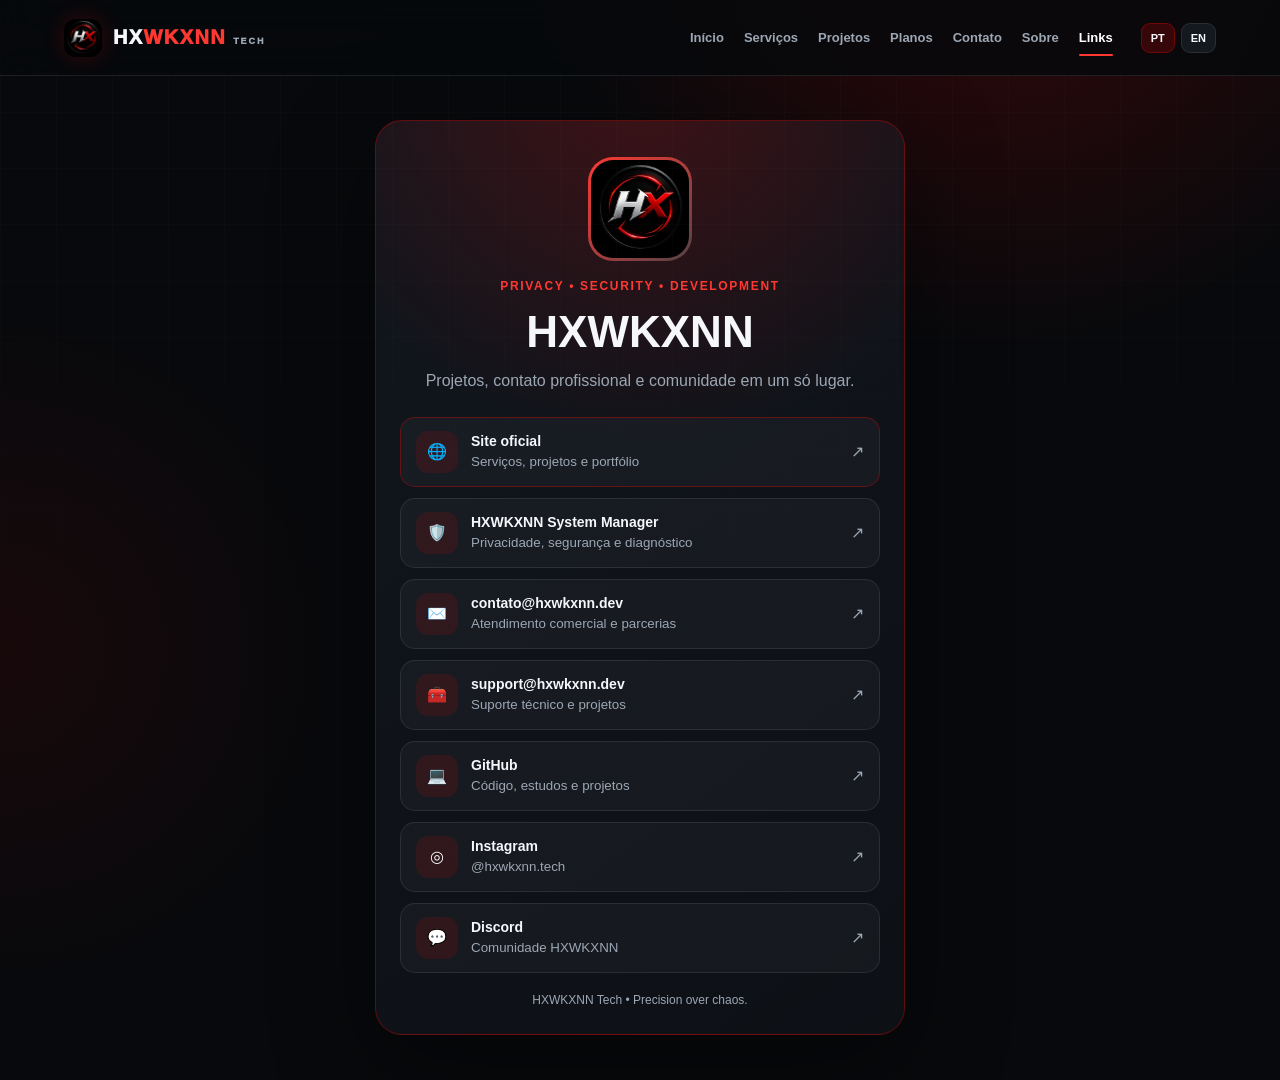
<file: index.html>
<!DOCTYPE html><html lang="pt-BR"><head><meta charset="UTF-8"><meta name="viewport" content="width=device-width,initial-scale=1"><meta name="description" content="Links oficiais da HXWKXNN Tech."><meta name="theme-color" content="#07090c"><title>Links — HXWKXNN Tech</title><link rel="icon" href="favicon_hx.ico"><link rel="stylesheet" href="style.css?v=11.1"></head><body class="links-body"><header class="header">
  <a class="logo" href="home.html#top" aria-label="HXWKXNN Tech"><img src="assets/img/hx-logo.webp" alt="" class="brand-mark"><span class="brand-text">HX<span>WKXNN</span><small>TECH</small></span></a>
  <button class="menu-btn" type="button" data-pt-aria-label="Abrir menu" data-en-aria-label="Open menu" aria-label="Abrir menu" aria-expanded="false" onclick="toggleMenu()">☰</button>
  <nav id="main-nav" data-pt-aria-label="Navegação principal" data-en-aria-label="Main navigation" aria-label="Navegação principal">
    <a href="home.html#top" data-pt="Início" data-en="Home">Início</a>
    <a href="home.html#services" data-pt="Serviços" data-en="Services">Serviços</a>
    <a href="home.html#projects" data-pt="Projetos" data-en="Projects">Projetos</a>
    <a href="home.html#plans" data-pt="Planos" data-en="Plans">Planos</a>
    <a href="home.html#contact" data-pt="Contato" data-en="Contact">Contato</a>
    <a href="sobre.html" data-pt="Sobre" data-en="About">Sobre</a>
    <a href="index.html" data-pt="Links" data-en="Links">Links</a>
  </nav>
  <div class="lang-switch" data-pt-aria-label="Selecionar idioma" data-en-aria-label="Select language" aria-label="Selecionar idioma">
    <button type="button" onclick="setLanguage('pt')" aria-label="Português Brasil">PT</button>
    <button type="button" onclick="setLanguage('en')" aria-label="English">EN</button>
  </div>
</header><main class="links-main"><section class="links-card"><div class="links-avatar-wrap"><img src="assets/img/hx-logo.webp" alt="Logo HXWKXNN Tech" class="links-avatar"></div><p class="eyebrow">Privacy • Security • Development</p><h1>HXWKXNN</h1><p class="links-subtitle" data-pt="Projetos, contato profissional e comunidade em um só lugar." data-en="Projects, professional contact and community in one place.">Projetos, contato profissional e comunidade em um só lugar.</p><div class="links-list"><a class="link-button primary-link" href="home.html"><span class="link-icon">🌐</span><span><strong data-pt="Site oficial" data-en="Official website">Site oficial</strong><small data-pt="Serviços, projetos e portfólio" data-en="Services, projects and portfolio">Serviços, projetos e portfólio</small></span><em>↗</em></a><a class="link-button" href="system-manager.html"><span class="link-icon">🛡️</span><span><strong>HXWKXNN System Manager</strong><small data-pt="Privacidade, segurança e diagnóstico" data-en="Privacy, security and diagnostics">Privacidade, segurança e diagnóstico</small></span><em>↗</em></a><a class="link-button" href="mailto:contato@hxwkxnn.dev"><span class="link-icon">✉️</span><span><strong>contato@hxwkxnn.dev</strong><small data-pt="Atendimento comercial e parcerias" data-en="Business and partnerships">Atendimento comercial e parcerias</small></span><em>↗</em></a><a class="link-button" href="mailto:support@hxwkxnn.dev"><span class="link-icon">🧰</span><span><strong>support@hxwkxnn.dev</strong><small data-pt="Suporte técnico e projetos" data-en="Technical and project support">Suporte técnico e projetos</small></span><em>↗</em></a><a class="link-button" href="https://github.com/HXWKXNN" target="_blank" rel="noopener noreferrer"><span class="link-icon">💻</span><span><strong>GitHub</strong><small data-pt="Código, estudos e projetos" data-en="Code, studies and projects">Código, estudos e projetos</small></span><em>↗</em></a><a class="link-button" href="https://www.instagram.com/hxwkxnn.tech/" target="_blank" rel="noopener noreferrer"><span class="link-icon">◎</span><span><strong>Instagram</strong><small>@hxwkxnn.tech</small></span><em>↗</em></a><a class="link-button" href="https://discord.gg/64NehtJ9Jx" target="_blank" rel="noopener noreferrer"><span class="link-icon">💬</span><span><strong>Discord</strong><small data-pt="Comunidade HXWKXNN" data-en="HXWKXNN community">Comunidade HXWKXNN</small></span><em>↗</em></a></div><p class="links-footer">HXWKXNN Tech • Precision over chaos.</p></section></main><script src="script.js?v=11.1"></script></body></html>
</file>
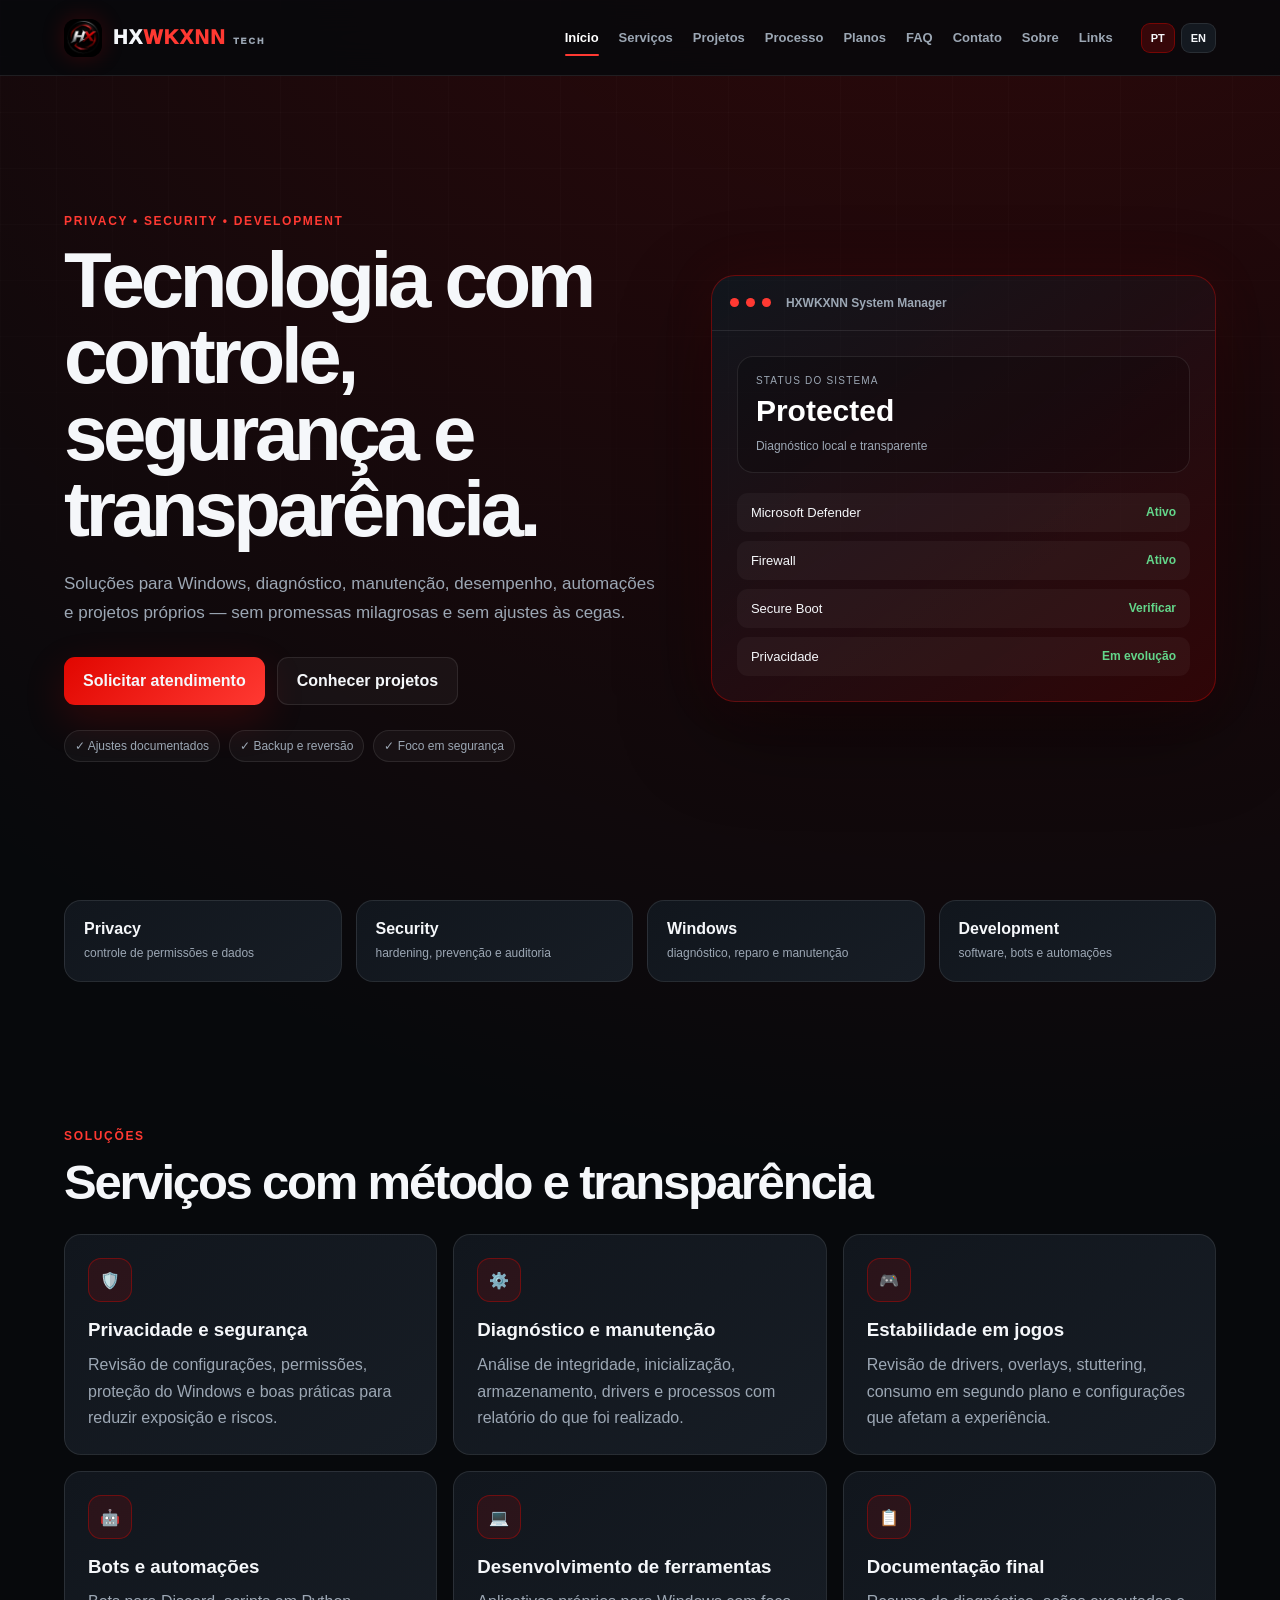
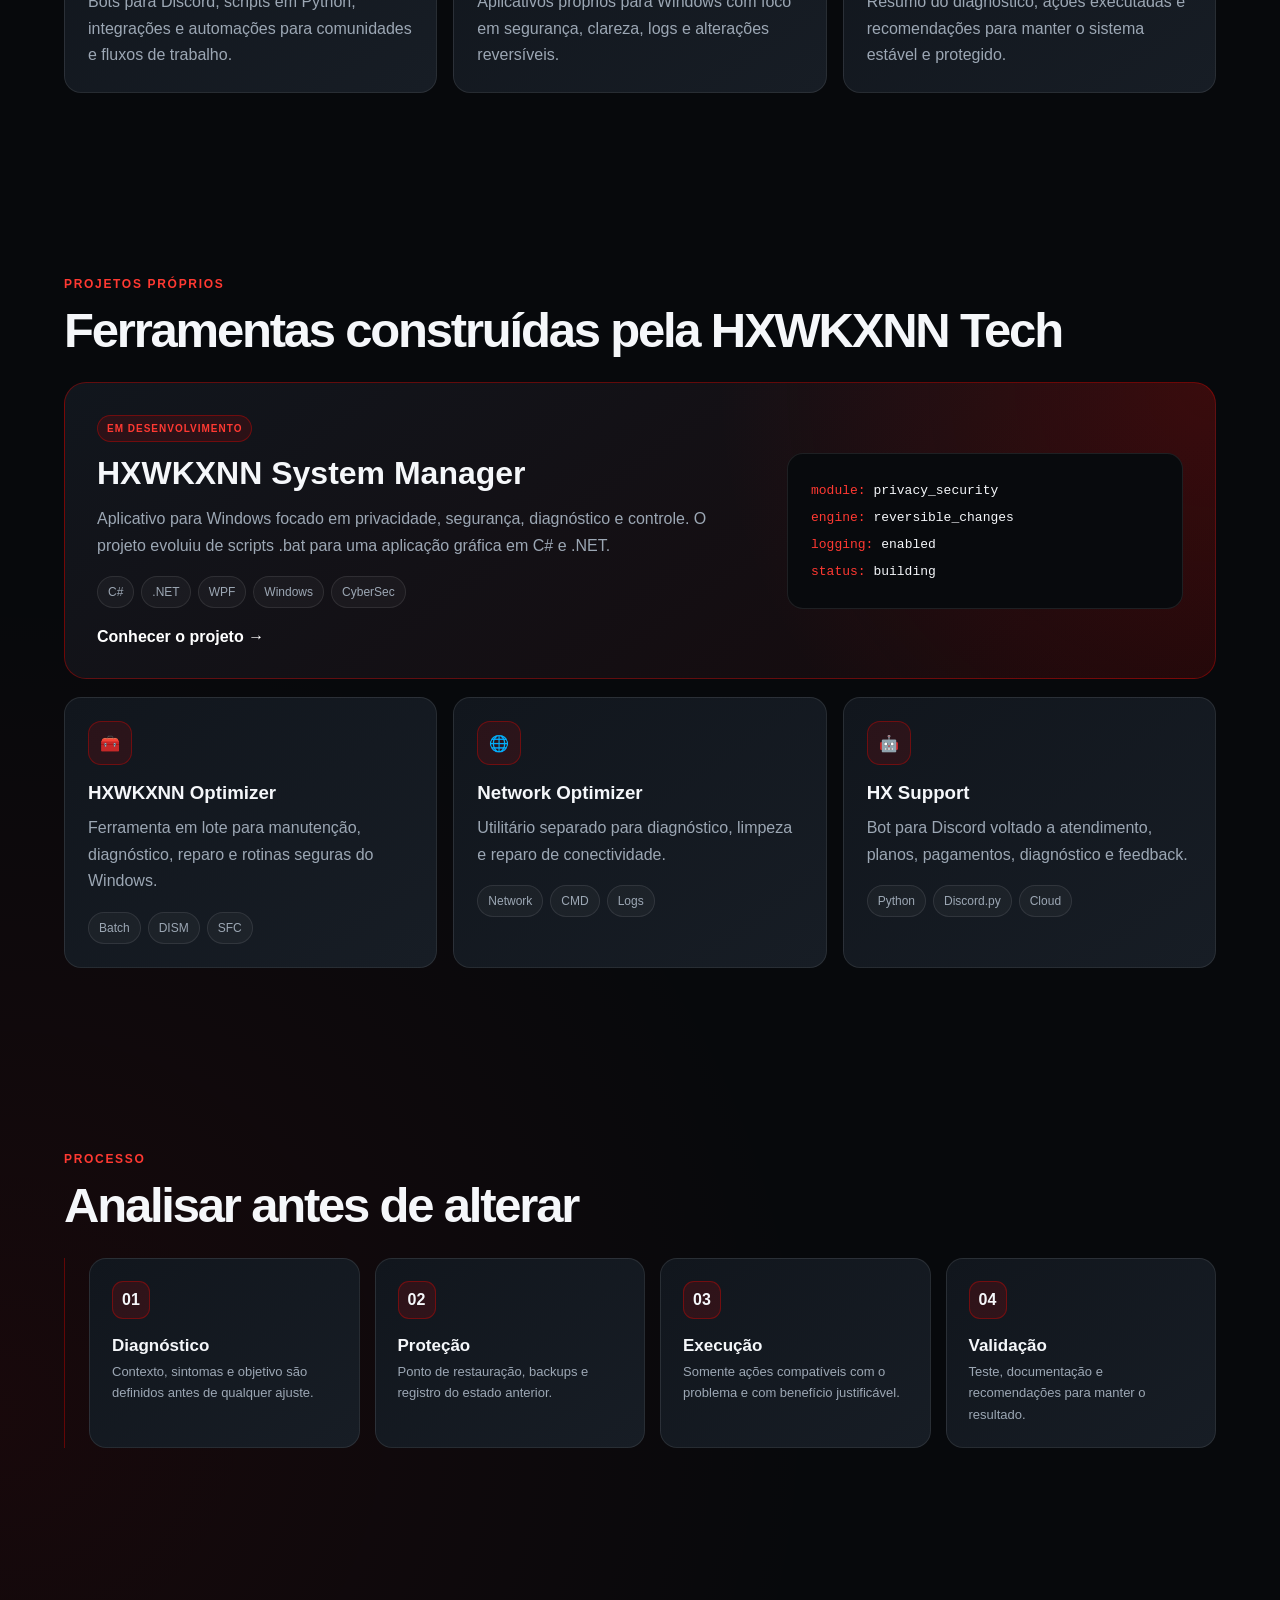
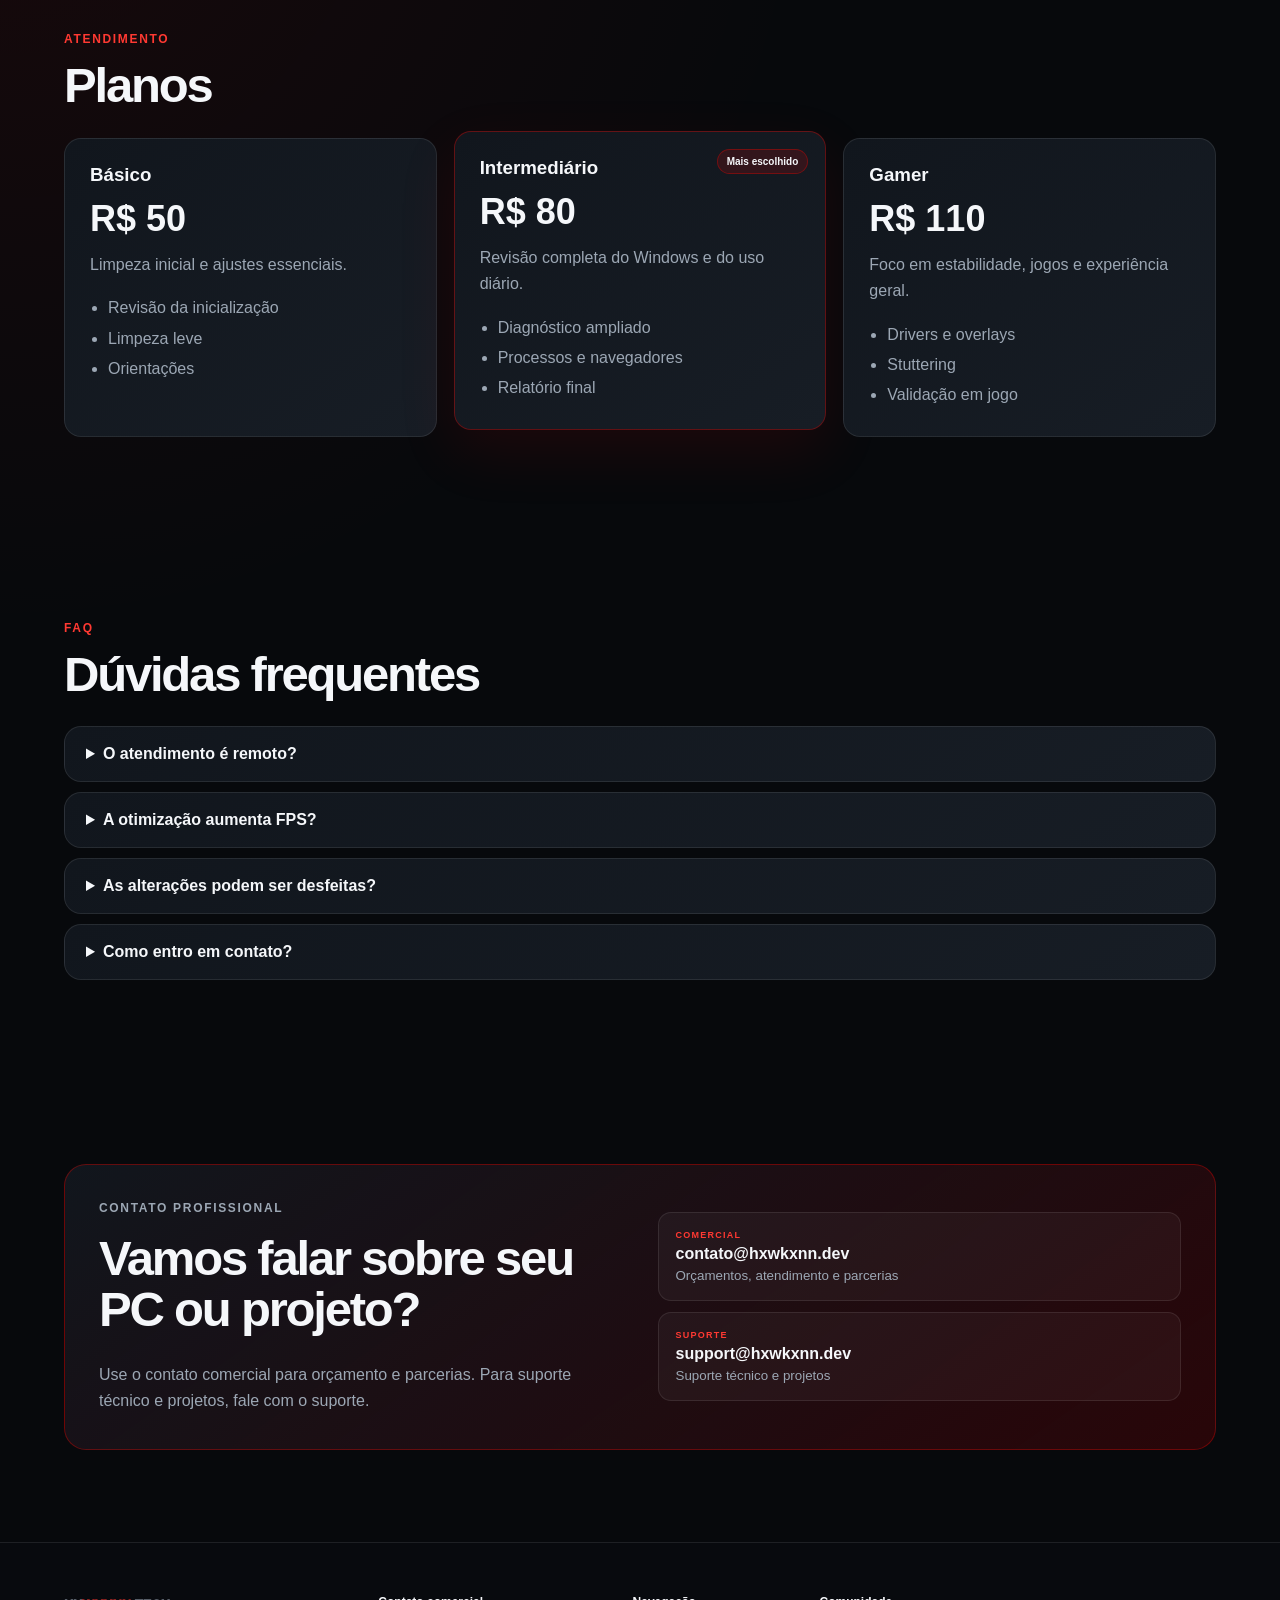
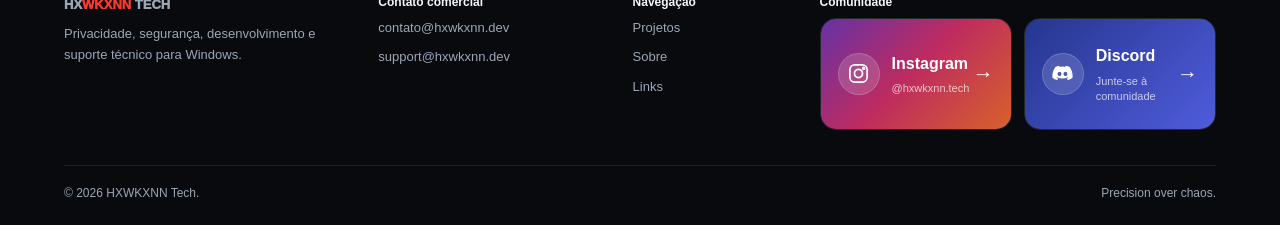
<file: home.html>
<!DOCTYPE html>
<html lang="pt-BR">
<head>
  <meta charset="UTF-8">
  <meta name="viewport" content="width=device-width, initial-scale=1.0">
  <meta name="description" content="HXWKXNN Tech — privacidade, segurança, diagnóstico, manutenção e desempenho para Windows.">
  <meta name="theme-color" content="#07090c">
  <meta property="og:title" content="HXWKXNN Tech">
  <meta property="og:description" content="Privacidade, segurança, desenvolvimento e suporte técnico para Windows.">
  <meta property="og:type" content="website">
  <meta property="og:image" content="assets/img/hx-logo.webp">
  <title>HXWKXNN Tech — Privacy, Security & Development</title>
  <link rel="icon" href="favicon_hx.ico">
  <link rel="apple-touch-icon" href="favicon_hx.png">
  <link rel="stylesheet" href="style.css?v=11.1">
</head>
<body>
<header class="header">
  <a class="logo" href="home.html#top" aria-label="HXWKXNN Tech"><img src="assets/img/hx-logo.webp" alt="" class="brand-mark"><span class="brand-text">HX<span>WKXNN</span><small>TECH</small></span></a>
  <button class="menu-btn" type="button" data-pt-aria-label="Abrir menu" data-en-aria-label="Open menu" aria-label="Abrir menu" aria-expanded="false" onclick="toggleMenu()">☰</button>
  <nav id="main-nav" data-pt-aria-label="Navegação principal" data-en-aria-label="Main navigation" aria-label="Navegação principal">
    <a href="#top" class="active" data-pt="Início" data-en="Home">Início</a>
    <a href="#services" data-pt="Serviços" data-en="Services">Serviços</a>
    <a href="#projects" data-pt="Projetos" data-en="Projects">Projetos</a>
    <a href="#process" data-pt="Processo" data-en="Process">Processo</a>
    <a href="#plans" data-pt="Planos" data-en="Plans">Planos</a>
    <a href="#faq" data-pt="FAQ" data-en="FAQ">FAQ</a>
    <a href="#contact" data-pt="Contato" data-en="Contact">Contato</a>
    <a href="sobre.html" data-pt="Sobre" data-en="About">Sobre</a>
    <a href="index.html" data-pt="Links" data-en="Links">Links</a>
  </nav>
  <div class="lang-switch" data-pt-aria-label="Selecionar idioma" data-en-aria-label="Select language" aria-label="Selecionar idioma">
    <button type="button" onclick="setLanguage('pt')" aria-label="Português Brasil">PT</button>
    <button type="button" onclick="setLanguage('en')" aria-label="English">EN</button>
  </div>
</header>
<main id="top">
  <section class="hero reveal">
    <div class="hero-content">
      <p class="tag">Privacy • Security • Development</p>
      <h1 data-pt="Tecnologia com controle, segurança e transparência." data-en="Technology with control, security and transparency.">Tecnologia com controle, segurança e transparência.</h1>
      <p class="subtitle" data-pt="Soluções para Windows, diagnóstico, manutenção, desempenho, automações e projetos próprios — sem promessas milagrosas e sem ajustes às cegas." data-en="Windows solutions, diagnostics, maintenance, performance, automation and original projects — without miracle promises or blind tweaks.">Soluções para Windows, diagnóstico, manutenção, desempenho, automações e projetos próprios — sem promessas milagrosas e sem ajustes às cegas.</p>
      <div class="hero-buttons">
        <a class="btn primary" href="mailto:contato@hxwkxnn.dev?subject=Solicitação%20de%20atendimento%20-%20HXWKXNN%20Tech" data-pt="Solicitar atendimento" data-en="Request service">Solicitar atendimento</a>
        <a class="btn secondary" href="#projects" data-pt="Conhecer projetos" data-en="Explore projects">Conhecer projetos</a>
      </div>
      <div class="trust-row"><span data-pt="✓ Ajustes documentados" data-en="✓ Documented changes">✓ Ajustes documentados</span><span data-pt="✓ Backup e reversão" data-en="✓ Backup and rollback">✓ Backup e reversão</span><span data-pt="✓ Foco em segurança" data-en="✓ Security focused">✓ Foco em segurança</span></div>
    </div>
    <div class="product-preview" data-pt-aria-label="Prévia do HXWKXNN System Manager" data-en-aria-label="HXWKXNN System Manager preview" aria-label="Prévia do HXWKXNN System Manager">
      <div class="preview-bar"><span></span><span></span><span></span><strong>HXWKXNN System Manager</strong></div>
      <div class="preview-content">
        <div class="preview-score"><small data-pt="STATUS DO SISTEMA" data-en="SYSTEM STATUS">STATUS DO SISTEMA</small><strong>Protected</strong><span data-pt="Diagnóstico local e transparente" data-en="Local and transparent diagnostics">Diagnóstico local e transparente</span></div>
        <div class="preview-list"><div><span>Microsoft Defender</span><b data-pt="Ativo" data-en="Active">Ativo</b></div><div><span>Firewall</span><b data-pt="Ativo" data-en="Active">Ativo</b></div><div><span>Secure Boot</span><b data-pt="Verificar" data-en="Review">Verificar</b></div><div><span data-pt="Privacidade" data-en="Privacy">Privacidade</span><b data-pt="Em evolução" data-en="In progress">Em evolução</b></div></div>
      </div>
    </div>
  </section>

  <section class="section overview-section reveal" data-pt-aria-label="Áreas de atuação" data-en-aria-label="Areas of expertise" aria-label="Áreas de atuação"><div class="metrics"><div><strong>Privacy</strong><span data-pt="controle de permissões e dados" data-en="permissions and data control">controle de permissões e dados</span></div><div><strong>Security</strong><span data-pt="hardening, prevenção e auditoria" data-en="hardening, prevention and auditing">hardening, prevenção e auditoria</span></div><div><strong>Windows</strong><span data-pt="diagnóstico, reparo e manutenção" data-en="diagnostics, repair and maintenance">diagnóstico, reparo e manutenção</span></div><div><strong>Development</strong><span data-pt="software, bots e automações" data-en="software, bots and automation">software, bots e automações</span></div></div></section>

  <section id="services" class="section reveal">
    <p class="eyebrow" data-pt="Soluções" data-en="Solutions">Soluções</p><h2 data-pt="Serviços com método e transparência" data-en="Services built on method and transparency">Serviços com método e transparência</h2>
    <div class="grid">
      <article class="card"><span class="icon">🛡️</span><h3 data-pt="Privacidade e segurança" data-en="Privacy and security">Privacidade e segurança</h3><p data-pt="Revisão de configurações, permissões, proteção do Windows e boas práticas para reduzir exposição e riscos." data-en="Review of settings, permissions, Windows protection and best practices to reduce exposure and risk.">Revisão de configurações, permissões, proteção do Windows e boas práticas para reduzir exposição e riscos.</p></article>
      <article class="card"><span class="icon">⚙️</span><h3 data-pt="Diagnóstico e manutenção" data-en="Diagnostics and maintenance">Diagnóstico e manutenção</h3><p data-pt="Análise de integridade, inicialização, armazenamento, drivers e processos com relatório do que foi realizado." data-en="Integrity, startup, storage, driver and process analysis with a report of completed actions.">Análise de integridade, inicialização, armazenamento, drivers e processos com relatório do que foi realizado.</p></article>
      <article class="card"><span class="icon">🎮</span><h3 data-pt="Estabilidade em jogos" data-en="Gaming stability">Estabilidade em jogos</h3><p data-pt="Revisão de drivers, overlays, stuttering, consumo em segundo plano e configurações que afetam a experiência." data-en="Review of drivers, overlays, stuttering, background usage and settings affecting the experience.">Revisão de drivers, overlays, stuttering, consumo em segundo plano e configurações que afetam a experiência.</p></article>
      <article class="card"><span class="icon">🤖</span><h3 data-pt="Bots e automações" data-en="Bots and automation">Bots e automações</h3><p data-pt="Bots para Discord, scripts em Python, integrações e automações para comunidades e fluxos de trabalho." data-en="Discord bots, Python scripts, integrations and automation for communities and workflows.">Bots para Discord, scripts em Python, integrações e automações para comunidades e fluxos de trabalho.</p></article>
      <article class="card"><span class="icon">💻</span><h3 data-pt="Desenvolvimento de ferramentas" data-en="Tool development">Desenvolvimento de ferramentas</h3><p data-pt="Aplicativos próprios para Windows com foco em segurança, clareza, logs e alterações reversíveis." data-en="Original Windows applications focused on security, clarity, logs and reversible changes.">Aplicativos próprios para Windows com foco em segurança, clareza, logs e alterações reversíveis.</p></article>
      <article class="card"><span class="icon">📋</span><h3 data-pt="Documentação final" data-en="Final documentation">Documentação final</h3><p data-pt="Resumo do diagnóstico, ações executadas e recomendações para manter o sistema estável e protegido." data-en="Summary of diagnostics, completed actions and recommendations to keep the system stable and protected.">Resumo do diagnóstico, ações executadas e recomendações para manter o sistema estável e protegido.</p></article>
    </div>
  </section>

  <section id="projects" class="section reveal">
    <p class="eyebrow" data-pt="Projetos próprios" data-en="Original projects">Projetos próprios</p><h2 data-pt="Ferramentas construídas pela HXWKXNN Tech" data-en="Tools built by HXWKXNN Tech">Ferramentas construídas pela HXWKXNN Tech</h2>
    <div class="project-featured">
      <div><span class="status-badge" data-pt="EM DESENVOLVIMENTO" data-en="IN DEVELOPMENT">EM DESENVOLVIMENTO</span><h3>HXWKXNN System Manager</h3><p data-pt="Aplicativo para Windows focado em privacidade, segurança, diagnóstico e controle. O projeto evoluiu de scripts .bat para uma aplicação gráfica em C# e .NET." data-en="A Windows application focused on privacy, security, diagnostics and control. The project evolved from .bat scripts into a graphical C# and .NET application.">Aplicativo para Windows focado em privacidade, segurança, diagnóstico e controle. O projeto evoluiu de scripts .bat para uma aplicação gráfica em C# e .NET.</p><div class="chip-row"><span>C#</span><span>.NET</span><span>WPF</span><span>Windows</span><span>CyberSec</span></div><a class="text-link" href="system-manager.html" data-pt="Conhecer o projeto →" data-en="Explore the project →">Conhecer o projeto →</a></div>
      <div class="feature-terminal"><code><span>module:</span> privacy_security<br><span>engine:</span> reversible_changes<br><span>logging:</span> enabled<br><span>status:</span> building</code></div>
    </div>
    <div class="project-grid three-columns">
      <article class="project-card"><span class="icon">🧰</span><h3>HXWKXNN Optimizer</h3><p data-pt="Ferramenta em lote para manutenção, diagnóstico, reparo e rotinas seguras do Windows." data-en="Batch tool for Windows maintenance, diagnostics, repair and safe routines.">Ferramenta em lote para manutenção, diagnóstico, reparo e rotinas seguras do Windows.</p><div class="chip-row"><span>Batch</span><span>DISM</span><span>SFC</span></div></article>
      <article class="project-card"><span class="icon">🌐</span><h3>Network Optimizer</h3><p data-pt="Utilitário separado para diagnóstico, limpeza e reparo de conectividade." data-en="Separate utility for connectivity diagnostics, cleanup and repair.">Utilitário separado para diagnóstico, limpeza e reparo de conectividade.</p><div class="chip-row"><span>Network</span><span>CMD</span><span>Logs</span></div></article>
      <article class="project-card"><span class="icon">🤖</span><h3>HX Support</h3><p data-pt="Bot para Discord voltado a atendimento, planos, pagamentos, diagnóstico e feedback." data-en="Discord bot for service, plans, payments, diagnostics and feedback.">Bot para Discord voltado a atendimento, planos, pagamentos, diagnóstico e feedback.</p><div class="chip-row"><span>Python</span><span>Discord.py</span><span>Cloud</span></div></article>
    </div>
  </section>

  <section id="process" class="section reveal"><p class="eyebrow" data-pt="Processo" data-en="Process">Processo</p><h2 data-pt="Analisar antes de alterar" data-en="Analyze before changing">Analisar antes de alterar</h2><div class="timeline"><div class="step"><span>01</span><h3 data-pt="Diagnóstico" data-en="Diagnosis">Diagnóstico</h3><p data-pt="Contexto, sintomas e objetivo são definidos antes de qualquer ajuste." data-en="Context, symptoms and goals are defined before any change.">Contexto, sintomas e objetivo são definidos antes de qualquer ajuste.</p></div><div class="step"><span>02</span><h3 data-pt="Proteção" data-en="Protection">Proteção</h3><p data-pt="Ponto de restauração, backups e registro do estado anterior." data-en="Restore point, backups and previous-state logging.">Ponto de restauração, backups e registro do estado anterior.</p></div><div class="step"><span>03</span><h3 data-pt="Execução" data-en="Execution">Execução</h3><p data-pt="Somente ações compatíveis com o problema e com benefício justificável." data-en="Only actions compatible with the issue and with a justified benefit.">Somente ações compatíveis com o problema e com benefício justificável.</p></div><div class="step"><span>04</span><h3 data-pt="Validação" data-en="Validation">Validação</h3><p data-pt="Teste, documentação e recomendações para manter o resultado." data-en="Testing, documentation and recommendations to maintain the result.">Teste, documentação e recomendações para manter o resultado.</p></div></div></section>

  <section id="plans" class="section reveal"><p class="eyebrow" data-pt="Atendimento" data-en="Service">Atendimento</p><h2 data-pt="Planos" data-en="Plans">Planos</h2><div class="plans"><article class="plan"><h3 data-pt="Básico" data-en="Basic">Básico</h3><strong data-pt="R$ 50" data-en="US$ 10">R$ 50</strong><p data-pt="Limpeza inicial e ajustes essenciais." data-en="Initial cleanup and essential adjustments.">Limpeza inicial e ajustes essenciais.</p><ul><li data-pt="Revisão da inicialização" data-en="Startup review">Revisão da inicialização</li><li data-pt="Limpeza leve" data-en="Light cleanup">Limpeza leve</li><li data-pt="Orientações" data-en="Guidance">Orientações</li></ul></article><article class="plan featured"><div class="badge" data-pt="Mais escolhido" data-en="Most popular">Mais escolhido</div><h3 data-pt="Intermediário" data-en="Intermediate">Intermediário</h3><strong data-pt="R$ 80" data-en="US$ 15">R$ 80</strong><p data-pt="Revisão completa do Windows e do uso diário." data-en="Complete review of Windows and daily usage.">Revisão completa do Windows e do uso diário.</p><ul><li data-pt="Diagnóstico ampliado" data-en="Expanded diagnostics">Diagnóstico ampliado</li><li data-pt="Processos e navegadores" data-en="Processes and browsers">Processos e navegadores</li><li data-pt="Relatório final" data-en="Final report">Relatório final</li></ul></article><article class="plan"><h3>Gamer</h3><strong data-pt="R$ 110" data-en="US$ 20">R$ 110</strong><p data-pt="Foco em estabilidade, jogos e experiência geral." data-en="Focused on stability, gaming and overall experience.">Foco em estabilidade, jogos e experiência geral.</p><ul><li data-pt="Drivers e overlays" data-en="Drivers and overlays">Drivers e overlays</li><li>Stuttering</li><li data-pt="Validação em jogo" data-en="In-game validation">Validação em jogo</li></ul></article></div></section>

  <section id="faq" class="section reveal"><p class="eyebrow">FAQ</p><h2 data-pt="Dúvidas frequentes" data-en="Frequently asked questions">Dúvidas frequentes</h2><div class="faq-list"><details><summary data-pt="O atendimento é remoto?" data-en="Is the service remote?">O atendimento é remoto?</summary><p data-pt="Sim. O acesso é combinado com o cliente e nenhuma alteração é feita sem explicação." data-en="Yes. Access is agreed with the client and no change is made without explanation.">Sim. O acesso é combinado com o cliente e nenhuma alteração é feita sem explicação.</p></details><details><summary data-pt="A otimização aumenta FPS?" data-en="Does optimization increase FPS?">A otimização aumenta FPS?</summary><p data-pt="Não existe promessa universal. O objetivo é remover gargalos evitáveis, corrigir problemas e melhorar estabilidade." data-en="There is no universal promise. The goal is to remove avoidable bottlenecks, fix issues and improve stability.">Não existe promessa universal. O objetivo é remover gargalos evitáveis, corrigir problemas e melhorar estabilidade.</p></details><details><summary data-pt="As alterações podem ser desfeitas?" data-en="Can changes be reverted?">As alterações podem ser desfeitas?</summary><p data-pt="A prioridade é usar ajustes reversíveis e registrar backups antes de alterações importantes." data-en="The priority is to use reversible settings and record backups before important changes.">A prioridade é usar ajustes reversíveis e registrar backups antes de alterações importantes.</p></details><details><summary data-pt="Como entro em contato?" data-en="How do I get in touch?">Como entro em contato?</summary><p><a href="mailto:contato@hxwkxnn.dev">contato@hxwkxnn.dev</a> · <a href="mailto:support@hxwkxnn.dev">support@hxwkxnn.dev</a></p></details></div></section>

  <section id="contact" class="section reveal"><div class="contact-panel"><div><p class="eyebrow" data-pt="Contato profissional" data-en="Professional contact">Contato profissional</p><h2 data-pt="Vamos falar sobre seu PC ou projeto?" data-en="Let's talk about your PC or project.">Vamos falar sobre seu PC ou projeto?</h2><p data-pt="Use o contato comercial para orçamento e parcerias. Para suporte técnico e projetos, fale com o suporte." data-en="Use the business email for quotes and partnerships. For technical and project support, contact support.">Use o contato comercial para orçamento e parcerias. Para suporte técnico e projetos, fale com o suporte.</p></div><div class="email-grid"><a href="mailto:contato@hxwkxnn.dev?subject=Contato%20comercial%20-%20HXWKXNN%20Tech" data-pt-href="mailto:contato@hxwkxnn.dev?subject=Contato%20comercial%20-%20HXWKXNN%20Tech" data-en-href="mailto:contato@hxwkxnn.dev?subject=Business%20inquiry%20-%20HXWKXNN%20Tech"><span data-pt="COMERCIAL" data-en="BUSINESS">COMERCIAL</span><strong>contato@hxwkxnn.dev</strong><small data-pt="Orçamentos, atendimento e parcerias" data-en="Quotes, customer service and partnerships">Orçamentos, atendimento e parcerias</small></a><a href="mailto:support@hxwkxnn.dev?subject=Suporte%20-%20HXWKXNN%20Tech" data-pt-href="mailto:support@hxwkxnn.dev?subject=Suporte%20-%20HXWKXNN%20Tech" data-en-href="mailto:support@hxwkxnn.dev?subject=Support%20-%20HXWKXNN%20Tech"><span data-pt="SUPORTE" data-en="SUPPORT">SUPORTE</span><strong>support@hxwkxnn.dev</strong><small data-pt="Suporte técnico e projetos" data-en="Technical support and project assistance">Suporte técnico e projetos</small></a></div></div></section>
</main>
<footer class="site-footer community-footer">
  <div class="footer-grid footer-grid-community">
    <div class="footer-about"><a class="footer-brand" href="home.html">HX<span>WKXNN</span> TECH</a><p data-pt="Privacidade, segurança, desenvolvimento e suporte técnico para Windows." data-en="Privacy, security, development and technical support for Windows.">Privacidade, segurança, desenvolvimento e suporte técnico para Windows.</p></div>
    <div><strong data-pt="Contato comercial" data-en="Business contact">Contato comercial</strong><a href="mailto:contato@hxwkxnn.dev">contato@hxwkxnn.dev</a><a href="mailto:support@hxwkxnn.dev">support@hxwkxnn.dev</a></div>
    <div><strong data-pt="Navegação" data-en="Navigation">Navegação</strong><a href="home.html#projects" data-pt="Projetos" data-en="Projects">Projetos</a><a href="sobre.html" data-pt="Sobre" data-en="About">Sobre</a><a href="index.html">Links</a></div>
    <div class="footer-community"><strong data-pt="Comunidade" data-en="Community">Comunidade</strong><div class="community-cards">
      <a class="community-card instagram-card" href="https://www.instagram.com/hxwkxnn.tech/" target="_blank" rel="noopener noreferrer" aria-label="Instagram HXWKXNN Tech">
        <span class="community-icon"><svg viewBox="0 0 24 24" aria-hidden="true"><rect x="3" y="3" width="18" height="18" rx="5"></rect><circle cx="12" cy="12" r="4.2"></circle><circle cx="17.4" cy="6.7" r="1"></circle></svg></span><span class="community-copy"><b>Instagram</b><small>@hxwkxnn.tech</small></span><span class="community-arrow" aria-hidden="true">→</span>
      </a>
      <a class="community-card discord-card" href="https://discord.gg/64NehtJ9Jx" target="_blank" rel="noopener noreferrer" aria-label="Discord HXWKXNN Tech">
        <span class="community-icon"><svg viewBox="0 0 24 24" aria-hidden="true"><path d="M19.5 5.3A16.6 16.6 0 0 0 15.4 4l-.5 1.1a15.6 15.6 0 0 0-5.8 0L8.6 4a16.3 16.3 0 0 0-4.1 1.3C1.9 9.1 1.2 12.8 1.5 16.4a16.8 16.8 0 0 0 5 2.5l1.2-1.6a10.9 10.9 0 0 1-1.9-.9l.5-.4c3.7 1.7 7.7 1.7 11.4 0l.5.4c-.6.4-1.2.7-1.9.9l1.2 1.6a16.7 16.7 0 0 0 5-2.5c.4-4.2-.7-7.8-3-11.1ZM8.9 14.6c-1.1 0-2-1-2-2.2s.9-2.2 2-2.2 2 1 2 2.2-.9 2.2-2 2.2Zm6.2 0c-1.1 0-2-1-2-2.2s.9-2.2 2-2.2 2 1 2 2.2-.9 2.2-2 2.2Z"></path></svg></span><span class="community-copy"><b>Discord</b><small data-pt="Junte-se à comunidade" data-en="Join the community">Junte-se à comunidade</small></span><span class="community-arrow" aria-hidden="true">→</span>
      </a>
    </div></div>
  </div>
  <div class="footer-bottom"><span>© <span data-current-year>2026</span> HXWKXNN Tech.</span><span data-pt="Precision over chaos." data-en="Precision over chaos.">Precision over chaos.</span></div>
</footer>
<script src="script.js?v=11.1"></script>
</body></html>
</file>
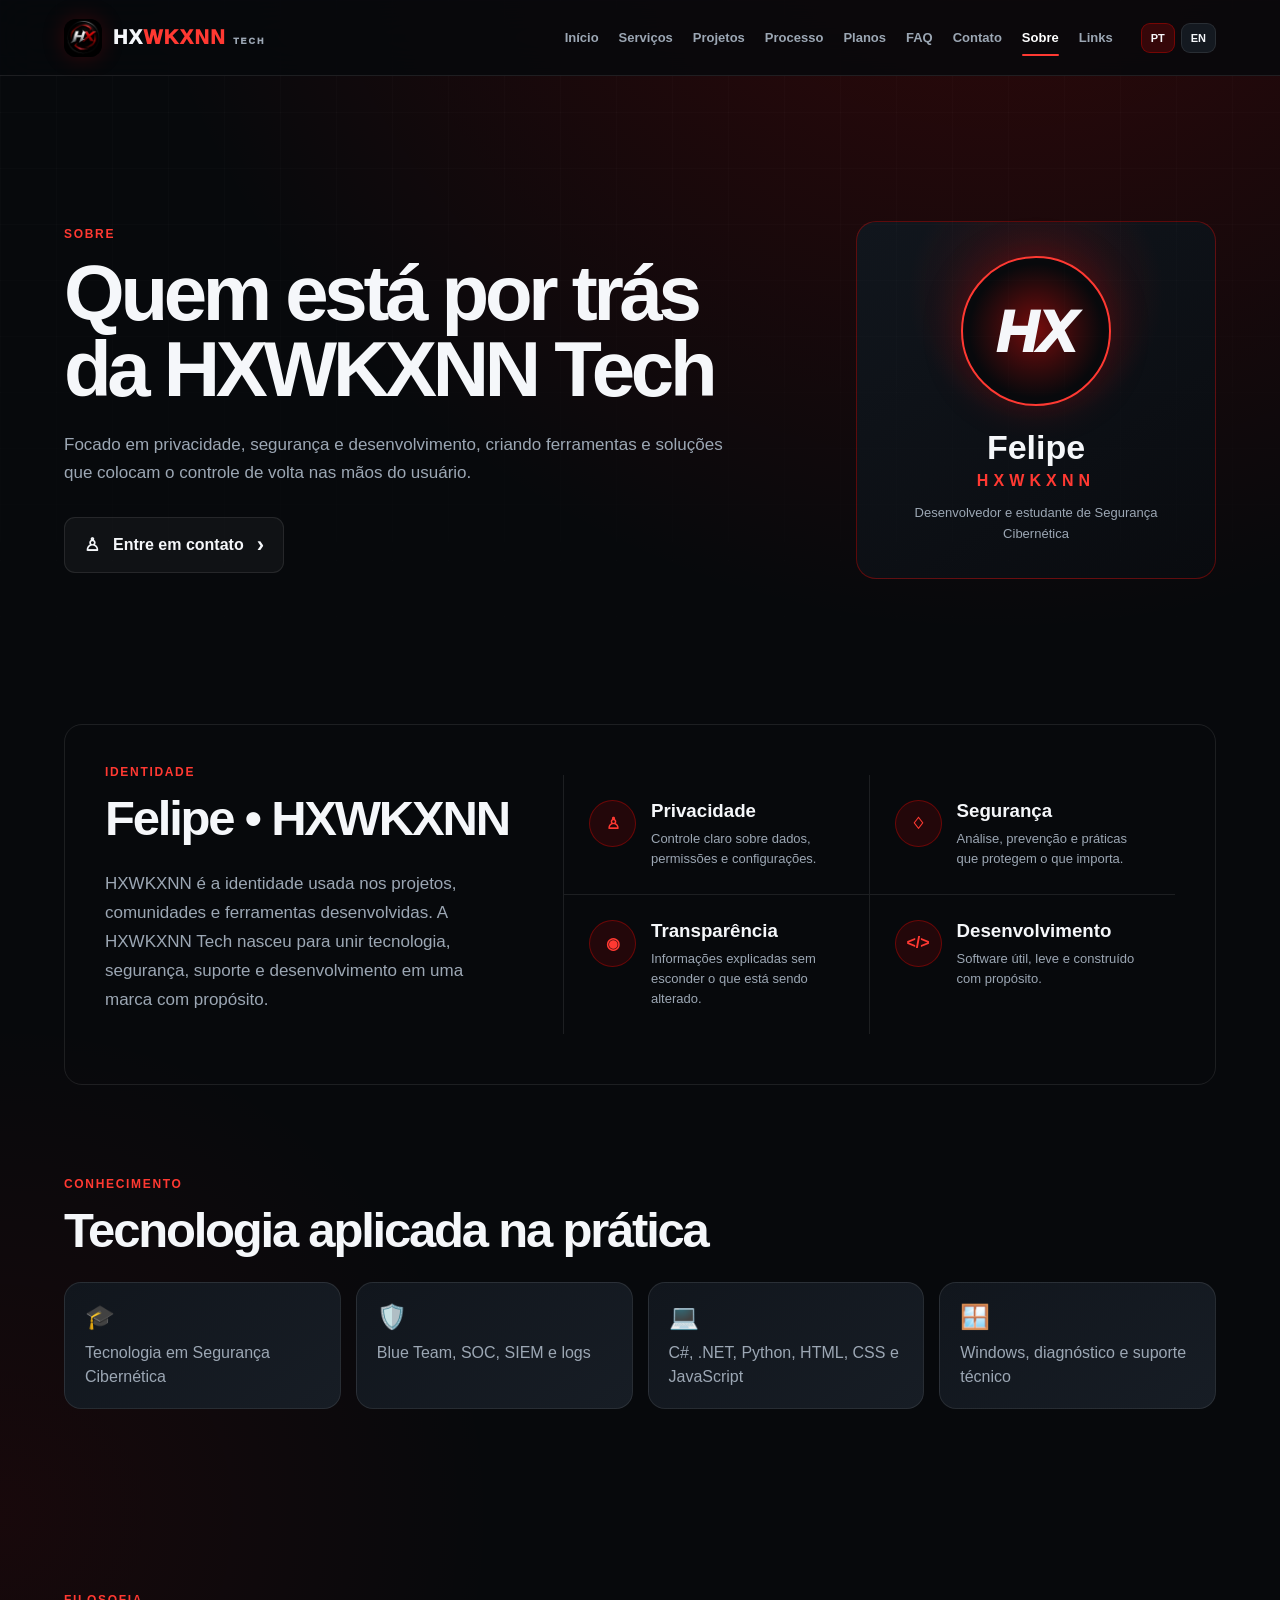
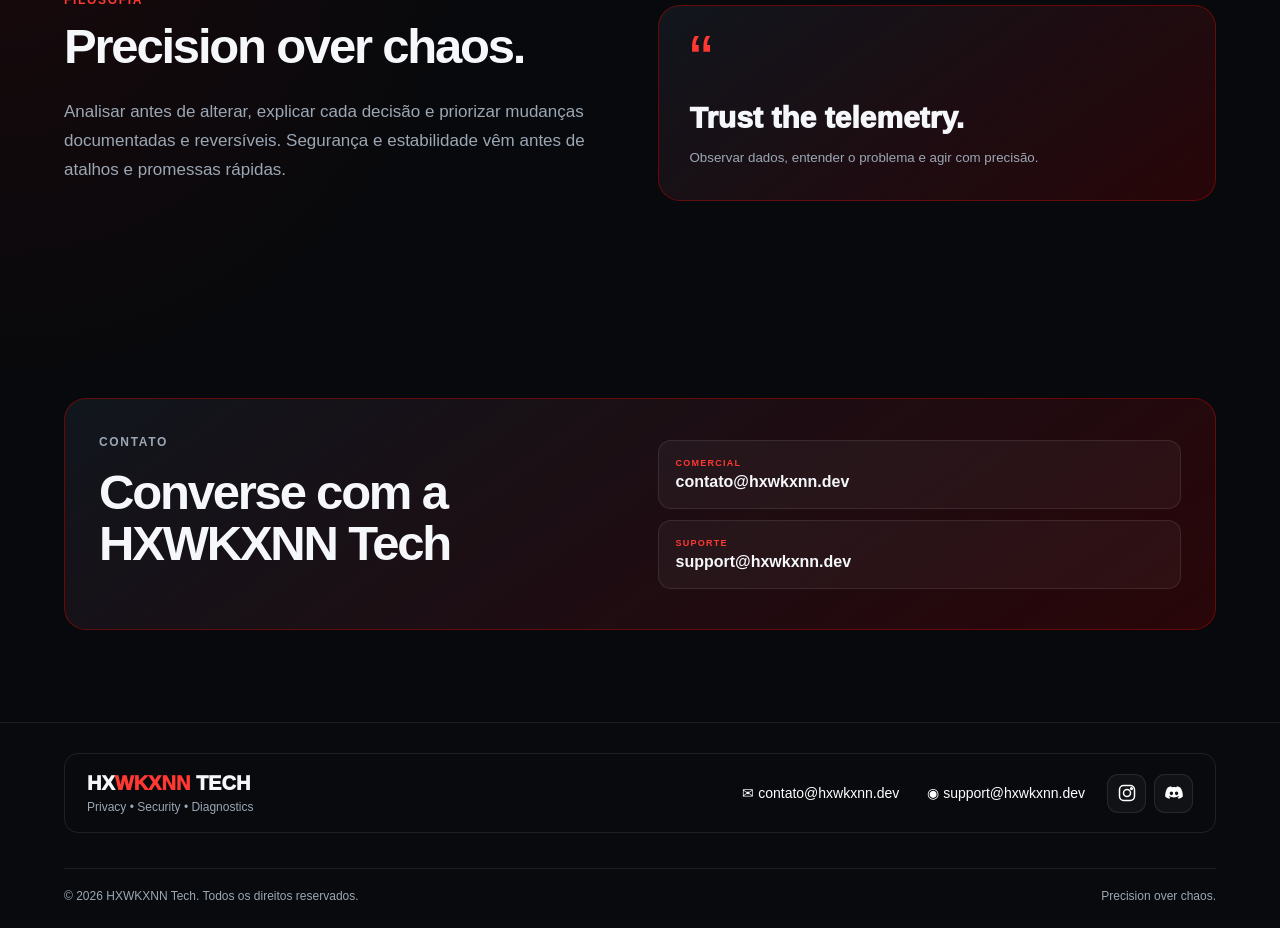
<file: sobre.html>
<!DOCTYPE html>
<html lang="pt-BR">
<head>
  <meta charset="UTF-8"><meta name="viewport" content="width=device-width,initial-scale=1">
  <meta name="description" content="Sobre Felipe, também conhecido como HXWKXNN, criador da HXWKXNN Tech.">
  <meta name="theme-color" content="#07090c"><title>Sobre — HXWKXNN Tech</title>
  <link rel="icon" href="favicon_hx.ico"><link rel="stylesheet" href="style.css?v=11.1">
</head>
<body class="about-page">
<header class="header">
  <a class="logo" href="home.html#top" aria-label="HXWKXNN Tech"><img src="assets/img/hx-logo.webp" alt="" class="brand-mark"><span class="brand-text">HX<span>WKXNN</span><small>TECH</small></span></a>
  <button class="menu-btn" type="button" data-pt-aria-label="Abrir menu" data-en-aria-label="Open menu" aria-label="Abrir menu" aria-expanded="false" onclick="toggleMenu()">☰</button>
  <nav id="main-nav" data-pt-aria-label="Navegação principal" data-en-aria-label="Main navigation" aria-label="Navegação principal">
    <a href="home.html#top" data-pt="Início" data-en="Home">Início</a>
    <a href="home.html#services" data-pt="Serviços" data-en="Services">Serviços</a>
    <a href="home.html#projects" data-pt="Projetos" data-en="Projects">Projetos</a>
    <a href="home.html#process" data-pt="Processo" data-en="Process">Processo</a>
    <a href="home.html#plans" data-pt="Planos" data-en="Plans">Planos</a>
    <a href="home.html#faq" data-pt="FAQ" data-en="FAQ">FAQ</a>
    <a href="home.html#contact" data-pt="Contato" data-en="Contact">Contato</a>
    <a href="sobre.html" data-pt="Sobre" data-en="About">Sobre</a>
    <a href="index.html" data-pt="Links" data-en="Links">Links</a>
  </nav>
  <div class="lang-switch" data-pt-aria-label="Selecionar idioma" data-en-aria-label="Select language" aria-label="Selecionar idioma">
    <button type="button" onclick="setLanguage('pt')" aria-label="Português Brasil">PT</button>
    <button type="button" onclick="setLanguage('en')" aria-label="English">EN</button>
  </div>
</header>
<main id="top">
  <section class="hero about-hero-new reveal">
    <div class="about-copy"><p class="tag" data-pt="Sobre" data-en="About">Sobre</p><h1 data-pt="Quem está por trás da HXWKXNN Tech" data-en="Who is behind HXWKXNN Tech">Quem está por trás da <span>HXWKXNN</span> Tech</h1><p class="subtitle" data-pt="Focado em privacidade, segurança e desenvolvimento, criando ferramentas e soluções que colocam o controle de volta nas mãos do usuário." data-en="Focused on privacy, security and development, creating tools and solutions that put control back in the user's hands.">Focado em privacidade, segurança e desenvolvimento, criando ferramentas e soluções que colocam o controle de volta nas mãos do usuário.</p><div class="hero-buttons"><a class="btn secondary icon-button" href="mailto:contato@hxwkxnn.dev"><span>♙</span><span data-pt="Entre em contato" data-en="Get in touch">Entre em contato</span><b>›</b></a></div></div>
    <div class="identity-card"><div class="identity-logo">HX</div><h2>Felipe</h2><strong>HXWKXNN</strong><p data-pt="Desenvolvedor e estudante de Segurança Cibernética" data-en="Developer and Cybersecurity student">Desenvolvedor e estudante de Segurança Cibernética</p></div>
  </section>

  <section class="section reveal about-values"><div class="about-values-intro"><p class="eyebrow" data-pt="Identidade" data-en="Identity">Identidade</p><h2>Felipe • HXWKXNN</h2><p class="section-text" data-pt="HXWKXNN é a identidade usada nos projetos, comunidades e ferramentas desenvolvidas. A HXWKXNN Tech nasceu para unir tecnologia, segurança, suporte e desenvolvimento em uma marca com propósito." data-en="HXWKXNN is the identity used across projects, communities and developed tools. HXWKXNN Tech was created to bring technology, security, support and development together in a purpose-driven brand.">HXWKXNN é a identidade usada nos projetos, comunidades e ferramentas desenvolvidas. A HXWKXNN Tech nasceu para unir tecnologia, segurança, suporte e desenvolvimento em uma marca com propósito.</p></div><div class="product-pillars about-pillar-grid"><article><span>♙</span><div><h3 data-pt="Privacidade" data-en="Privacy">Privacidade</h3><p data-pt="Controle claro sobre dados, permissões e configurações." data-en="Clear control over data, permissions and settings.">Controle claro sobre dados, permissões e configurações.</p></div></article><article><span>♢</span><div><h3 data-pt="Segurança" data-en="Security">Segurança</h3><p data-pt="Análise, prevenção e práticas que protegem o que importa." data-en="Analysis, prevention and practices that protect what matters.">Análise, prevenção e práticas que protegem o que importa.</p></div></article><article><span>◉</span><div><h3 data-pt="Transparência" data-en="Transparency">Transparência</h3><p data-pt="Informações explicadas sem esconder o que está sendo alterado." data-en="Information explained without hiding what is being changed.">Informações explicadas sem esconder o que está sendo alterado.</p></div></article><article><span>&lt;/&gt;</span><div><h3 data-pt="Desenvolvimento" data-en="Development">Desenvolvimento</h3><p data-pt="Software útil, leve e construído com propósito." data-en="Useful, lightweight software built with purpose.">Software útil, leve e construído com propósito.</p></div></article></div></section>

  <section class="section reveal"><p class="eyebrow" data-pt="Conhecimento" data-en="Knowledge">Conhecimento</p><h2 data-pt="Tecnologia aplicada na prática" data-en="Technology applied in practice">Tecnologia aplicada na prática</h2><div class="credential-grid"><div><strong>🎓</strong><span data-pt="Tecnologia em Segurança Cibernética" data-en="Cybersecurity degree">Tecnologia em Segurança Cibernética</span></div><div><strong>🛡️</strong><span data-pt="Blue Team, SOC, SIEM e logs" data-en="Blue Team, SOC, SIEM and logs">Blue Team, SOC, SIEM e logs</span></div><div><strong>💻</strong><span data-pt="C#, .NET, Python, HTML, CSS e JavaScript" data-en="C#, .NET, Python, HTML, CSS and JavaScript">C#, .NET, Python, HTML, CSS e JavaScript</span></div><div><strong>🪟</strong><span data-pt="Windows, diagnóstico e suporte técnico" data-en="Windows, diagnostics and technical support">Windows, diagnóstico e suporte técnico</span></div></div></section>

  <section class="section reveal split"><div><p class="eyebrow" data-pt="Filosofia" data-en="Philosophy">Filosofia</p><h2>Precision over chaos.</h2><p class="section-text" data-pt="Analisar antes de alterar, explicar cada decisão e priorizar mudanças documentadas e reversíveis. Segurança e estabilidade vêm antes de atalhos e promessas rápidas." data-en="Analyze before changing, explain every decision and prioritize documented, reversible changes. Security and stability come before shortcuts and quick promises.">Analisar antes de alterar, explicar cada decisão e priorizar mudanças documentadas e reversíveis. Segurança e estabilidade vêm antes de atalhos e promessas rápidas.</p></div><div class="quote-card"><span>“</span><p>Trust the telemetry.</p><small data-pt="Observar dados, entender o problema e agir com precisão." data-en="Observe data, understand the issue and act precisely.">Observar dados, entender o problema e agir com precisão.</small></div></section>

  <section class="section reveal"><div class="contact-panel"><div><p class="eyebrow" data-pt="Contato" data-en="Contact">Contato</p><h2 data-pt="Converse com a HXWKXNN Tech" data-en="Talk to HXWKXNN Tech">Converse com a HXWKXNN Tech</h2></div><div class="email-grid"><a href="mailto:contato@hxwkxnn.dev"><span data-pt="COMERCIAL" data-en="BUSINESS">COMERCIAL</span><strong>contato@hxwkxnn.dev</strong></a><a href="mailto:support@hxwkxnn.dev"><span data-pt="SUPORTE" data-en="SUPPORT">SUPORTE</span><strong>support@hxwkxnn.dev</strong></a></div></div></section>
</main>
<footer class="site-footer compact-footer">
  <div class="footer-inline">
    <div><a class="footer-brand" href="home.html">HX<span>WKXNN</span> TECH</a><p>Privacy • Security • Diagnostics</p></div>
    <div class="footer-actions"><div class="footer-email-links"><a href="mailto:contato@hxwkxnn.dev">✉ contato@hxwkxnn.dev</a><a href="mailto:support@hxwkxnn.dev">◉ support@hxwkxnn.dev</a></div><div class="footer-social-links"><a href="https://www.instagram.com/hxwkxnn.tech/" target="_blank" rel="noopener noreferrer" aria-label="Instagram HXWKXNN Tech"><svg viewBox="0 0 24 24" aria-hidden="true"><rect x="3" y="3" width="18" height="18" rx="5"></rect><circle cx="12" cy="12" r="4.2"></circle><circle cx="17.4" cy="6.7" r="1"></circle></svg></a><a href="https://discord.gg/64NehtJ9Jx" target="_blank" rel="noopener noreferrer" aria-label="Discord HXWKXNN Tech"><svg viewBox="0 0 24 24" aria-hidden="true"><path d="M19.5 5.3A16.6 16.6 0 0 0 15.4 4l-.5 1.1a15.6 15.6 0 0 0-5.8 0L8.6 4a16.3 16.3 0 0 0-4.1 1.3C1.9 9.1 1.2 12.8 1.5 16.4a16.8 16.8 0 0 0 5 2.5l1.2-1.6a10.9 10.9 0 0 1-1.9-.9l.5-.4c3.7 1.7 7.7 1.7 11.4 0l.5.4c-.6.4-1.2.7-1.9.9l1.2 1.6a16.7 16.7 0 0 0 5-2.5c.4-4.2-.7-7.8-3-11.1ZM8.9 14.6c-1.1 0-2-1-2-2.2s.9-2.2 2-2.2 2 1 2 2.2-.9 2.2-2 2.2Zm6.2 0c-1.1 0-2-1-2-2.2s.9-2.2 2-2.2 2 1 2 2.2-.9 2.2-2 2.2Z"></path></svg></a></div></div>
  </div>
  <div class="footer-bottom"><span>© <span data-current-year>2026</span> HXWKXNN Tech. <span data-pt="Todos os direitos reservados." data-en="All rights reserved.">Todos os direitos reservados.</span></span><span>Precision over chaos.</span></div>
</footer>
<script src="script.js?v=11.1"></script>
</body></html>
</file>
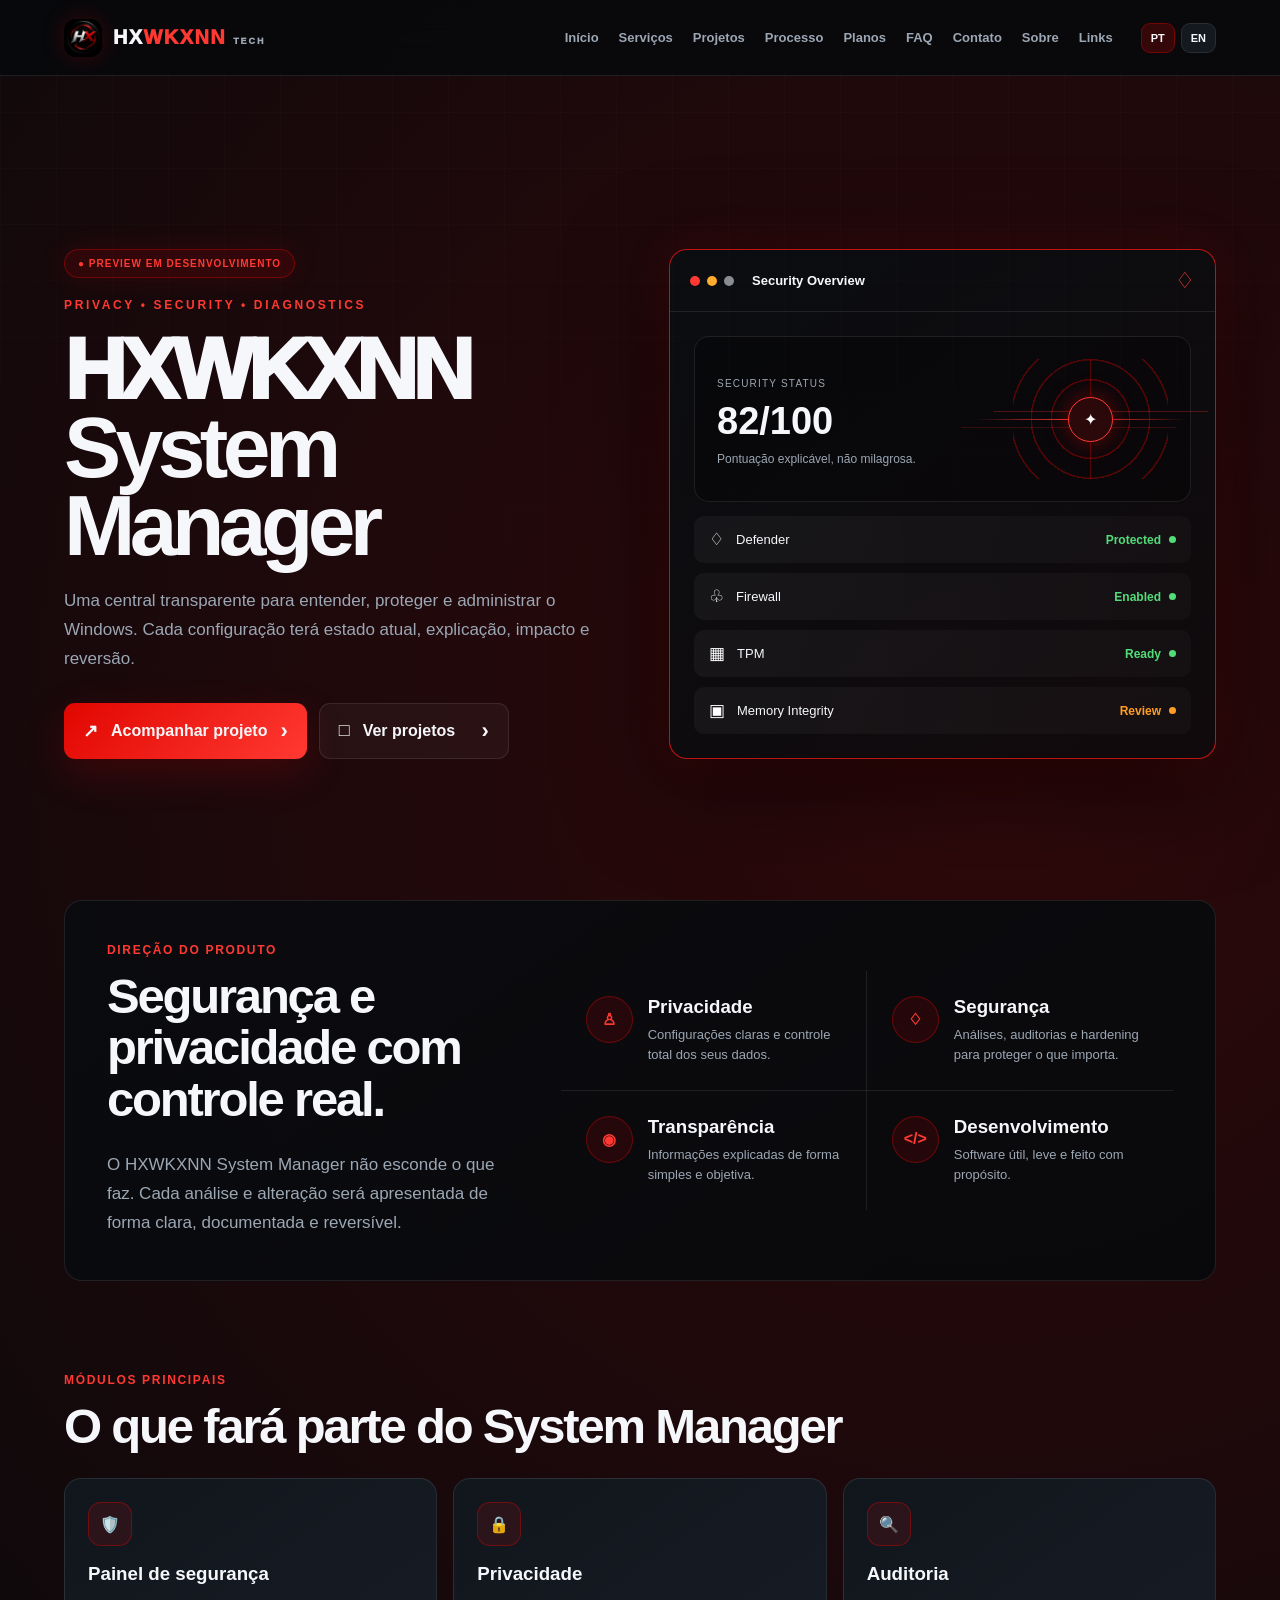
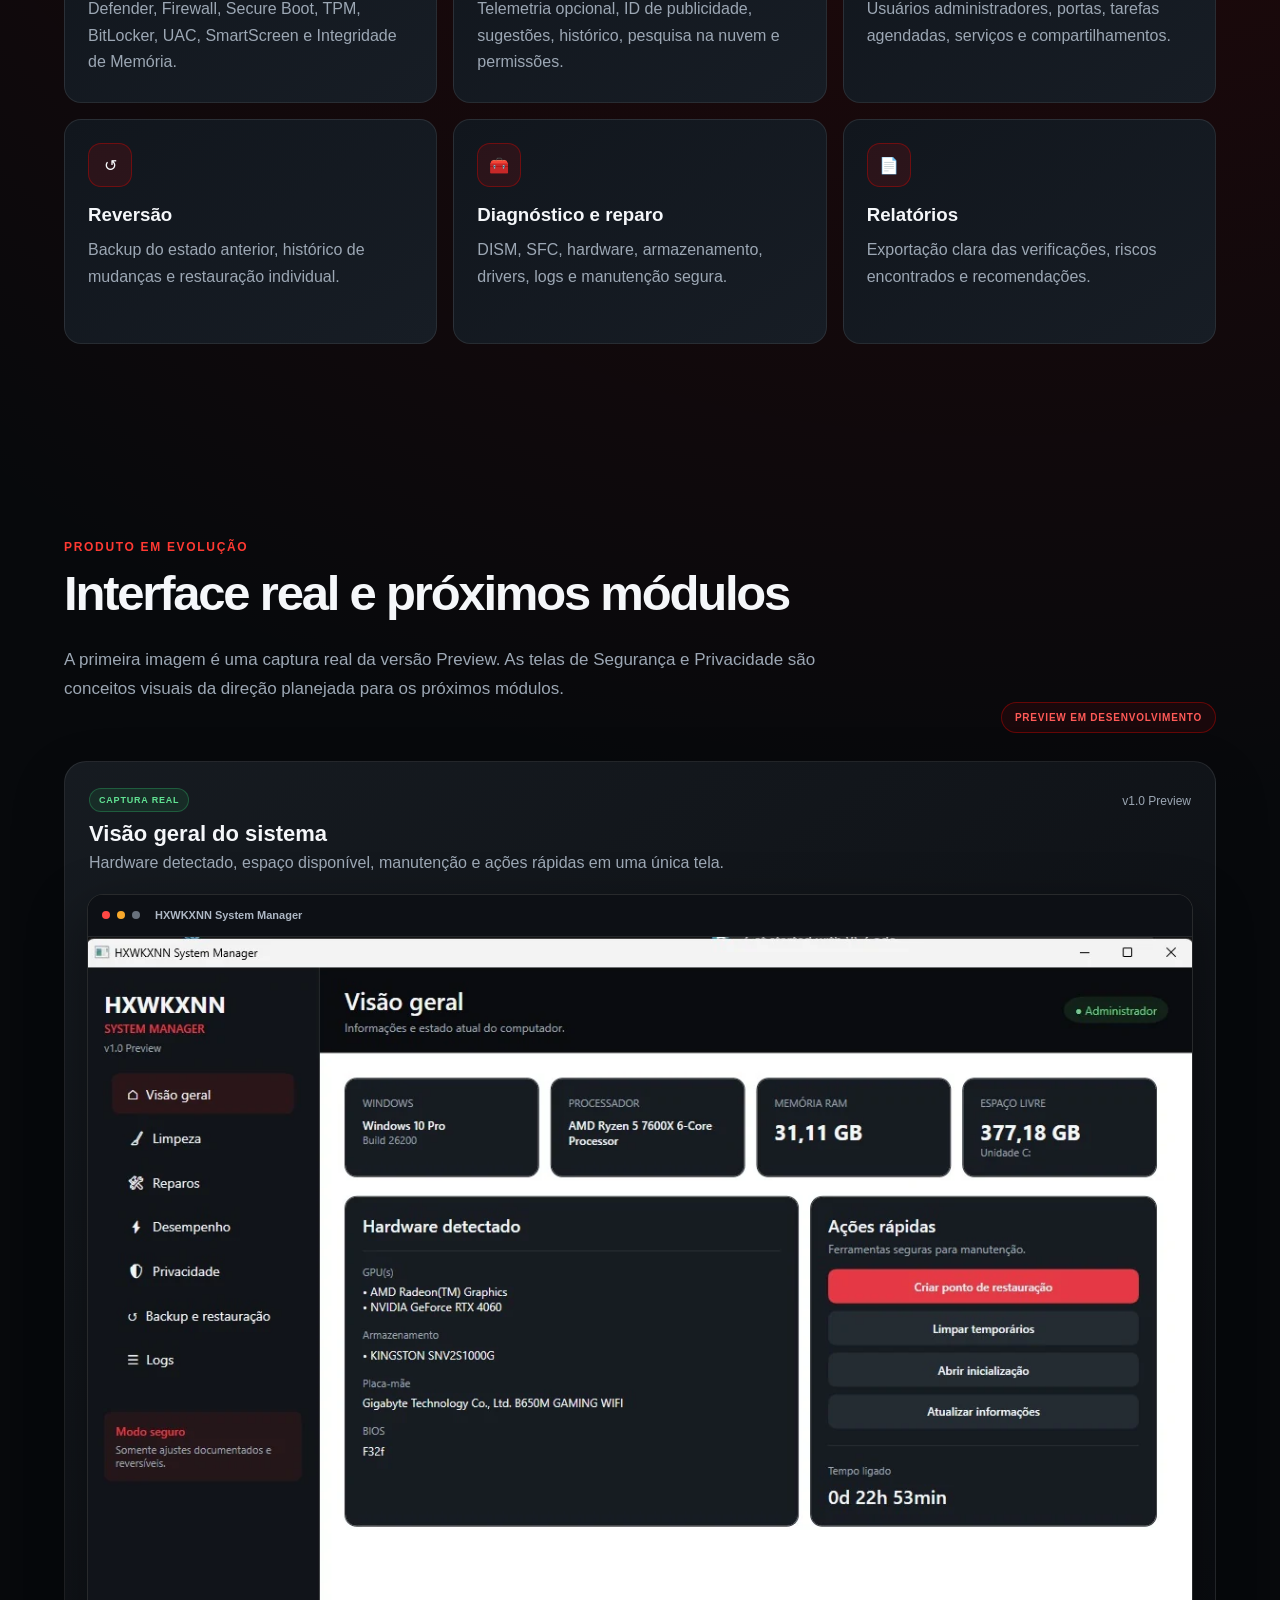
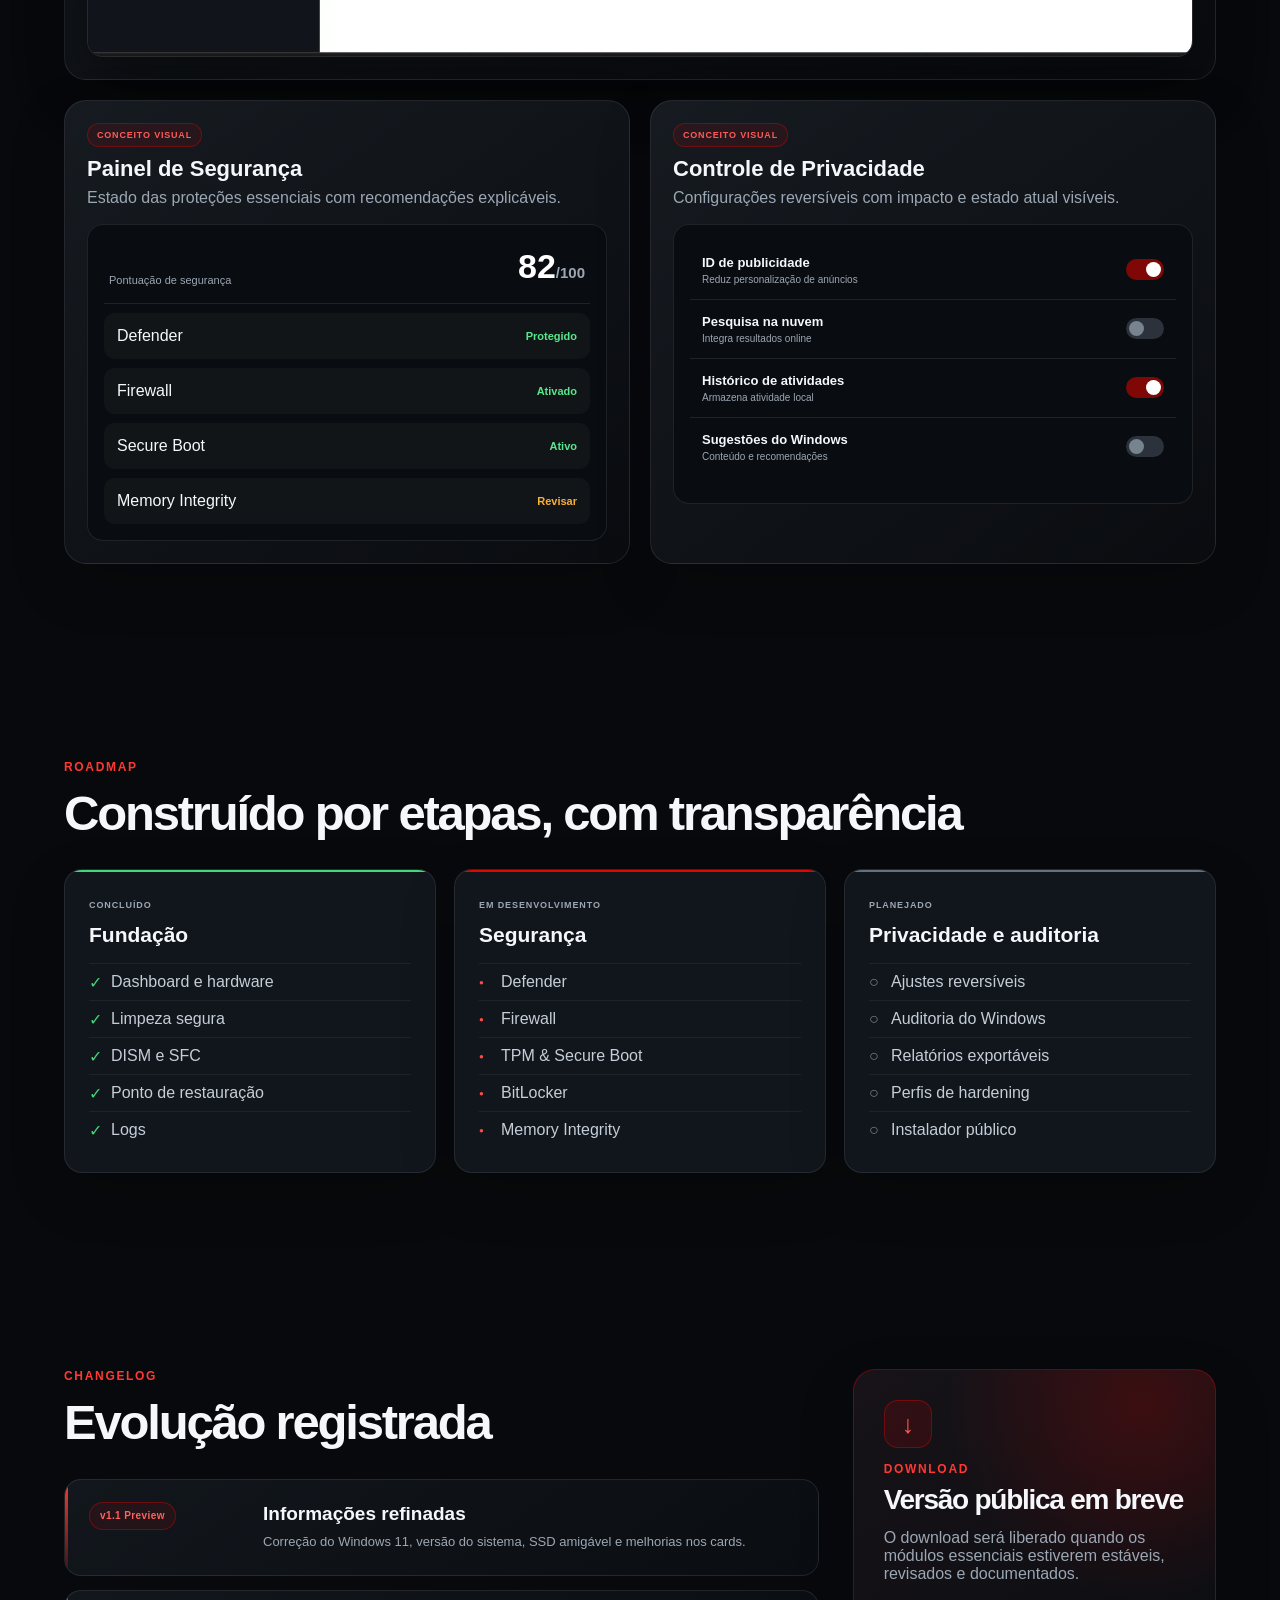
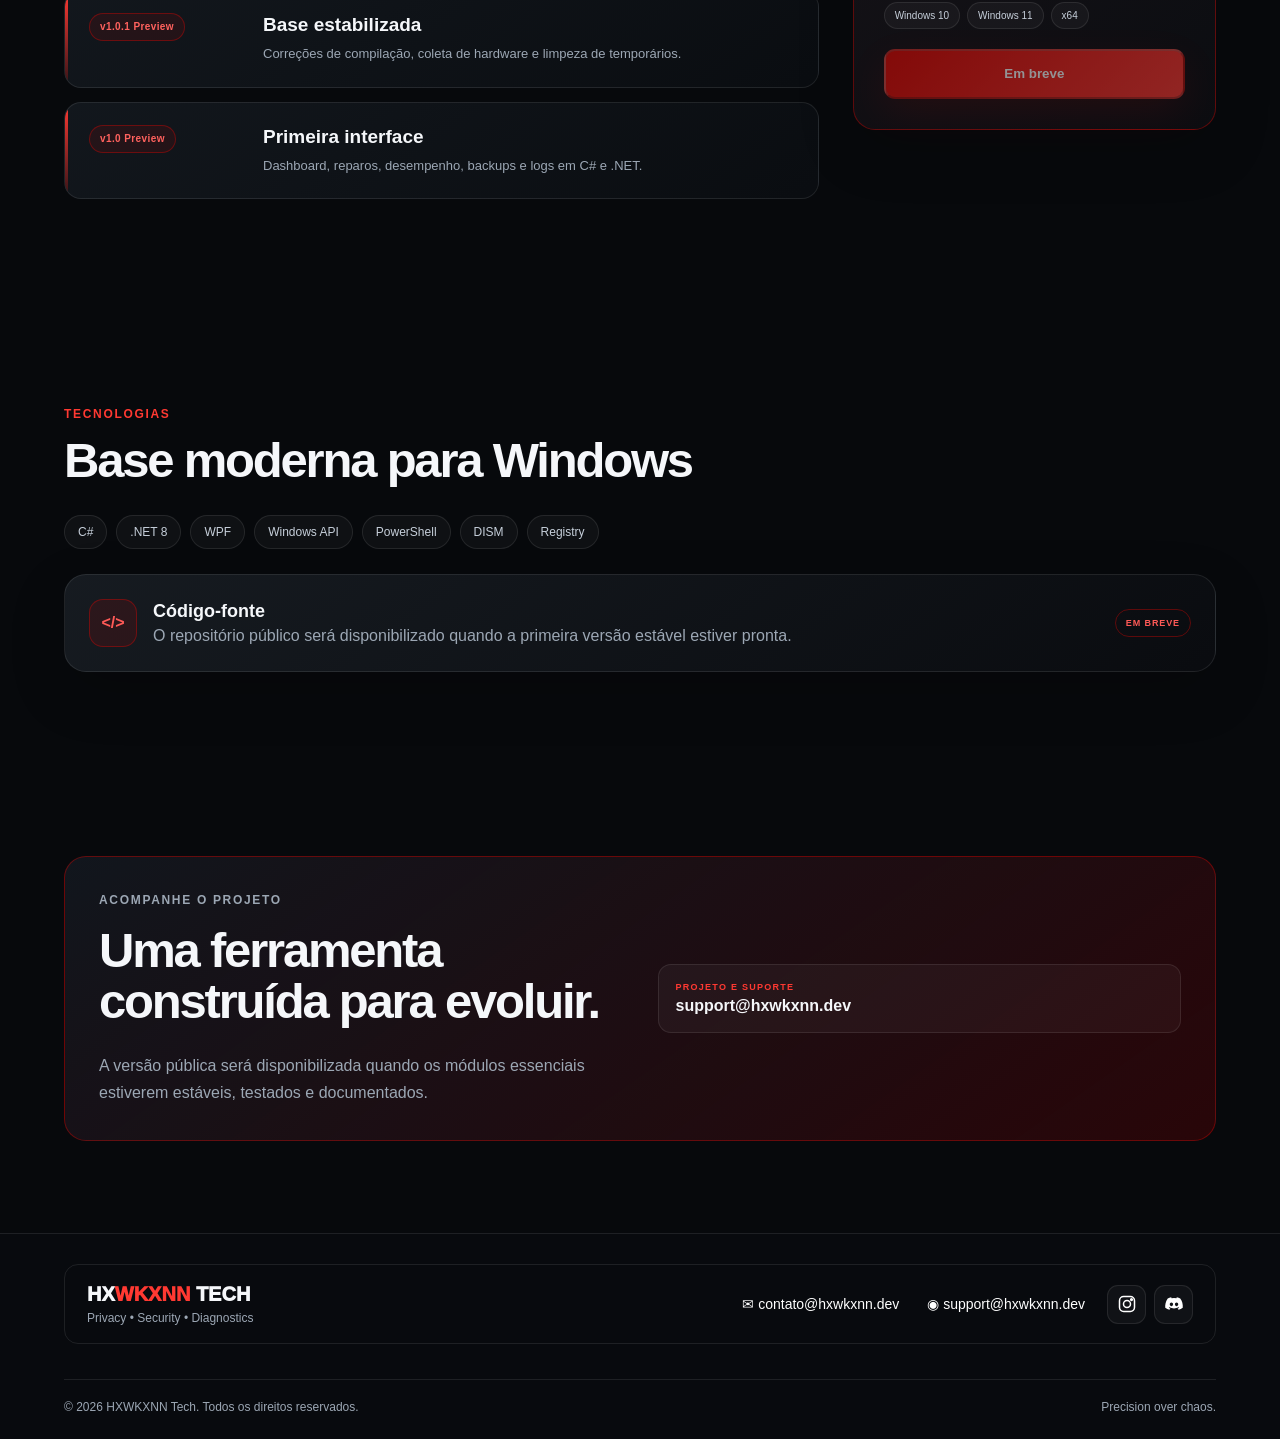
<file: system-manager.html>
<!DOCTYPE html>
<html lang="pt-BR">
<head>
  <meta charset="UTF-8">
  <meta name="viewport" content="width=device-width,initial-scale=1">
  <meta name="description" content="HXWKXNN System Manager — privacidade, segurança e diagnóstico transparente para Windows.">
  <meta name="theme-color" content="#07090c">
  <meta property="og:title" content="HXWKXNN System Manager">
  <meta property="og:description" content="Privacy, Security and Diagnostics for Windows.">
  <meta property="og:type" content="website">
  <meta property="og:image" content="assets/img/hx-logo.webp">
  <title>HXWKXNN System Manager</title>
  <link rel="icon" href="favicon_hx.ico">
  <link rel="stylesheet" href="style.css?v=11.1">
</head>
<body class="product-page">
<header class="header">
  <a class="logo" href="home.html#top" aria-label="HXWKXNN Tech"><img src="assets/img/hx-logo.webp" alt="" class="brand-mark"><span class="brand-text">HX<span>WKXNN</span><small>TECH</small></span></a>
  <button class="menu-btn" type="button" data-pt-aria-label="Abrir menu" data-en-aria-label="Open menu" aria-label="Abrir menu" aria-expanded="false" onclick="toggleMenu()">☰</button>
  <nav id="main-nav" data-pt-aria-label="Navegação principal" data-en-aria-label="Main navigation" aria-label="Navegação principal">
    <a href="home.html#top" data-pt="Início" data-en="Home">Início</a>
    <a href="home.html#services" data-pt="Serviços" data-en="Services">Serviços</a>
    <a href="home.html#projects" data-pt="Projetos" data-en="Projects">Projetos</a>
    <a href="home.html#process" data-pt="Processo" data-en="Process">Processo</a>
    <a href="home.html#plans" data-pt="Planos" data-en="Plans">Planos</a>
    <a href="home.html#faq" data-pt="FAQ" data-en="FAQ">FAQ</a>
    <a href="home.html#contact" data-pt="Contato" data-en="Contact">Contato</a>
    <a href="sobre.html" data-pt="Sobre" data-en="About">Sobre</a>
    <a href="index.html" data-pt="Links" data-en="Links">Links</a>
  </nav>
  <div class="lang-switch" data-pt-aria-label="Selecionar idioma" data-en-aria-label="Select language" aria-label="Selecionar idioma">
    <button type="button" onclick="setLanguage('pt')" aria-label="Português Brasil">PT</button>
    <button type="button" onclick="setLanguage('en')" aria-label="English">EN</button>
  </div>
</header>
<main id="top">
  <section class="hero system-hero reveal">
    <div class="system-hero-copy">
      <span class="status-badge product-status" data-pt="● PREVIEW EM DESENVOLVIMENTO" data-en="● PREVIEW IN DEVELOPMENT">● PREVIEW EM DESENVOLVIMENTO</span>
      <p class="tag product-tag">Privacy • Security • Diagnostics</p>
      <h1><span>HXWKXNN</span><br>System Manager</h1>
      <p class="subtitle" data-pt="Uma central transparente para entender, proteger e administrar o Windows. Cada configuração terá estado atual, explicação, impacto e reversão." data-en="A transparent hub to understand, protect and manage Windows. Every setting will include current state, explanation, impact and rollback.">Uma central transparente para entender, proteger e administrar o Windows. Cada configuração terá estado atual, explicação, impacto e reversão.</p>
      <div class="hero-buttons">
        <a class="btn primary icon-button" href="mailto:support@hxwkxnn.dev?subject=HXWKXNN%20System%20Manager" data-pt-href="mailto:support@hxwkxnn.dev?subject=HXWKXNN%20System%20Manager" data-en-href="mailto:support@hxwkxnn.dev?subject=HXWKXNN%20System%20Manager%20Support"><span>↗</span><span data-pt="Acompanhar projeto" data-en="Follow the project">Acompanhar projeto</span><b>›</b></a>
        <a class="btn secondary icon-button" href="home.html#projects"><span>□</span><span data-pt="Ver projetos" data-en="View projects">Ver projetos</span><b>›</b></a>
      </div>
    </div>

    <div class="security-window" aria-label="Security Overview preview">
      <div class="security-window-bar"><div><i></i><i></i><i></i></div><strong>Security Overview</strong><span>♢</span></div>
      <div class="security-window-body">
        <div class="security-score-card">
          <div><small>SECURITY STATUS</small><strong>82/100</strong><p data-pt="Pontuação explicável, não milagrosa." data-en="Explainable scoring, not magic.">Pontuação explicável, não milagrosa.</p></div>
          <div class="security-radar" aria-hidden="true"><span>✦</span></div>
        </div>
        <div class="security-list">
          <div><span><i>♢</i>Defender</span><b>Protected <em></em></b></div>
          <div><span><i>♧</i>Firewall</span><b>Enabled <em></em></b></div>
          <div><span><i>▦</i>TPM</span><b>Ready <em></em></b></div>
          <div><span><i>▣</i>Memory Integrity</span><b class="review">Review <em></em></b></div>
        </div>
      </div>
    </div>
  </section>

  <section class="section product-intro reveal">
    <div class="product-intro-heading"><p class="eyebrow" data-pt="Direção do produto" data-en="Product direction">Direção do produto</p><h2 data-pt="Segurança e privacidade com controle real." data-en="Security and privacy with real control.">Segurança e privacidade com controle real.</h2><p class="section-text" data-pt="O HXWKXNN System Manager não esconde o que faz. Cada análise e alteração será apresentada de forma clara, documentada e reversível." data-en="HXWKXNN System Manager does not hide what it does. Every analysis and change will be shown clearly, documented and reversible.">O HXWKXNN System Manager não esconde o que faz. Cada análise e alteração será apresentada de forma clara, documentada e reversível.</p></div>
    <div class="product-pillars">
      <article><span>♙</span><div><h3 data-pt="Privacidade" data-en="Privacy">Privacidade</h3><p data-pt="Configurações claras e controle total dos seus dados." data-en="Clear settings and full control of your data.">Configurações claras e controle total dos seus dados.</p></div></article>
      <article><span>♢</span><div><h3 data-pt="Segurança" data-en="Security">Segurança</h3><p data-pt="Análises, auditorias e hardening para proteger o que importa." data-en="Analysis, auditing and hardening to protect what matters.">Análises, auditorias e hardening para proteger o que importa.</p></div></article>
      <article><span>◉</span><div><h3 data-pt="Transparência" data-en="Transparency">Transparência</h3><p data-pt="Informações explicadas de forma simples e objetiva." data-en="Information explained in a simple and objective way.">Informações explicadas de forma simples e objetiva.</p></div></article>
      <article><span>&lt;/&gt;</span><div><h3 data-pt="Desenvolvimento" data-en="Development">Desenvolvimento</h3><p data-pt="Software útil, leve e feito com propósito." data-en="Useful, lightweight software built with purpose.">Software útil, leve e feito com propósito.</p></div></article>
    </div>
  </section>

  <section class="section reveal">
    <p class="eyebrow" data-pt="Módulos principais" data-en="Core modules">Módulos principais</p>
    <h2 data-pt="O que fará parte do System Manager" data-en="What will be part of System Manager">O que fará parte do System Manager</h2>
    <div class="grid product-module-grid">
      <article class="card"><span class="icon">🛡️</span><h3 data-pt="Painel de segurança" data-en="Security dashboard">Painel de segurança</h3><p>Defender, Firewall, Secure Boot, TPM, BitLocker, UAC, SmartScreen e Integridade de Memória.</p></article>
      <article class="card"><span class="icon">🔒</span><h3 data-pt="Privacidade" data-en="Privacy">Privacidade</h3><p data-pt="Telemetria opcional, ID de publicidade, sugestões, histórico, pesquisa na nuvem e permissões." data-en="Optional telemetry, advertising ID, suggestions, history, cloud search and permissions.">Telemetria opcional, ID de publicidade, sugestões, histórico, pesquisa na nuvem e permissões.</p></article>
      <article class="card"><span class="icon">🔍</span><h3 data-pt="Auditoria" data-en="Audit">Auditoria</h3><p data-pt="Usuários administradores, portas, tarefas agendadas, serviços e compartilhamentos." data-en="Administrator users, ports, scheduled tasks, services and shares.">Usuários administradores, portas, tarefas agendadas, serviços e compartilhamentos.</p></article>
      <article class="card"><span class="icon">↺</span><h3 data-pt="Reversão" data-en="Rollback">Reversão</h3><p data-pt="Backup do estado anterior, histórico de mudanças e restauração individual." data-en="Previous-state backup, change history and individual rollback.">Backup do estado anterior, histórico de mudanças e restauração individual.</p></article>
      <article class="card"><span class="icon">🧰</span><h3 data-pt="Diagnóstico e reparo" data-en="Diagnostics and repair">Diagnóstico e reparo</h3><p data-pt="DISM, SFC, hardware, armazenamento, drivers, logs e manutenção segura." data-en="DISM, SFC, hardware, storage, drivers, logs and safe maintenance.">DISM, SFC, hardware, armazenamento, drivers, logs e manutenção segura.</p></article>
      <article class="card"><span class="icon">📄</span><h3 data-pt="Relatórios" data-en="Reports">Relatórios</h3><p data-pt="Exportação clara das verificações, riscos encontrados e recomendações." data-en="Clear export of checks, detected risks and recommendations.">Exportação clara das verificações, riscos encontrados e recomendações.</p></article>
    </div>
  </section>


  <section class="section reveal product-screenshots" id="screenshots">
    <div class="section-heading-row">
      <div>
        <p class="eyebrow" data-pt="Produto em evolução" data-en="Product in progress">Produto em evolução</p>
        <h2 data-pt="Interface real e próximos módulos" data-en="Real interface and upcoming modules">Interface real e próximos módulos</h2>
        <p class="section-text" data-pt="A primeira imagem é uma captura real da versão Preview. As telas de Segurança e Privacidade são conceitos visuais da direção planejada para os próximos módulos." data-en="The first image is a real screenshot of the Preview build. Security and Privacy screens are visual concepts for the planned direction of upcoming modules.">A primeira imagem é uma captura real da versão Preview. As telas de Segurança e Privacidade são conceitos visuais da direção planejada para os próximos módulos.</p>
      </div>
      <span class="preview-note" data-pt="Preview em desenvolvimento" data-en="Preview in development">Preview em desenvolvimento</span>
    </div>

    <article class="real-shot-card">
      <div class="shot-meta"><div><span class="shot-status live" data-pt="CAPTURA REAL" data-en="REAL SCREENSHOT">CAPTURA REAL</span><h3 data-pt="Visão geral do sistema" data-en="System overview">Visão geral do sistema</h3><p data-pt="Hardware detectado, espaço disponível, manutenção e ações rápidas em uma única tela." data-en="Detected hardware, available storage, maintenance and quick actions in one place.">Hardware detectado, espaço disponível, manutenção e ações rápidas em uma única tela.</p></div><span class="shot-version">v1.0 Preview</span></div>
      <div class="app-frame"><div class="app-frame-bar"><span></span><span></span><span></span><b>HXWKXNN System Manager</b></div><img src="assets/screenshots/system-manager-dashboard.webp" alt="Captura real da tela Visão geral do HXWKXNN System Manager" loading="lazy" decoding="async"></div>
    </article>

    <div class="concept-grid">
      <article class="concept-card">
        <div class="concept-heading"><span class="shot-status concept" data-pt="CONCEITO VISUAL" data-en="VISUAL CONCEPT">CONCEITO VISUAL</span><h3 data-pt="Painel de Segurança" data-en="Security dashboard">Painel de Segurança</h3><p data-pt="Estado das proteções essenciais com recomendações explicáveis." data-en="Essential protection status with explainable recommendations.">Estado das proteções essenciais com recomendações explicáveis.</p></div>
        <div class="concept-window security-concept">
          <div class="concept-top"><span data-pt="Pontuação de segurança" data-en="Security score">Pontuação de segurança</span><strong>82<small>/100</small></strong></div>
          <div class="concept-row"><span>Defender</span><b class="good" data-pt="Protegido" data-en="Protected">Protegido</b></div>
          <div class="concept-row"><span>Firewall</span><b class="good" data-pt="Ativado" data-en="Enabled">Ativado</b></div>
          <div class="concept-row"><span>Secure Boot</span><b class="good" data-pt="Ativo" data-en="Active">Ativo</b></div>
          <div class="concept-row"><span>Memory Integrity</span><b class="warn" data-pt="Revisar" data-en="Review">Revisar</b></div>
        </div>
      </article>

      <article class="concept-card">
        <div class="concept-heading"><span class="shot-status concept" data-pt="CONCEITO VISUAL" data-en="VISUAL CONCEPT">CONCEITO VISUAL</span><h3 data-pt="Controle de Privacidade" data-en="Privacy control">Controle de Privacidade</h3><p data-pt="Configurações reversíveis com impacto e estado atual visíveis." data-en="Reversible settings with visible impact and current state.">Configurações reversíveis com impacto e estado atual visíveis.</p></div>
        <div class="concept-window privacy-concept">
          <div class="privacy-item"><div><strong data-pt="ID de publicidade" data-en="Advertising ID">ID de publicidade</strong><small data-pt="Reduz personalização de anúncios" data-en="Reduces ad personalization">Reduz personalização de anúncios</small></div><i class="toggle on"></i></div>
          <div class="privacy-item"><div><strong data-pt="Pesquisa na nuvem" data-en="Cloud search">Pesquisa na nuvem</strong><small data-pt="Integra resultados online" data-en="Integrates online results">Integra resultados online</small></div><i class="toggle"></i></div>
          <div class="privacy-item"><div><strong data-pt="Histórico de atividades" data-en="Activity history">Histórico de atividades</strong><small data-pt="Armazena atividade local" data-en="Stores local activity">Armazena atividade local</small></div><i class="toggle on"></i></div>
          <div class="privacy-item"><div><strong data-pt="Sugestões do Windows" data-en="Windows suggestions">Sugestões do Windows</strong><small data-pt="Conteúdo e recomendações" data-en="Content and recommendations">Conteúdo e recomendações</small></div><i class="toggle"></i></div>
        </div>
      </article>
    </div>
  </section>

  <section class="section reveal roadmap-v11" id="roadmap">
    <p class="eyebrow">Roadmap</p>
    <h2 data-pt="Construído por etapas, com transparência" data-en="Built in stages, with transparency">Construído por etapas, com transparência</h2>
    <div class="roadmap-board">
      <article class="roadmap-column done"><span data-pt="CONCLUÍDO" data-en="COMPLETED">CONCLUÍDO</span><h3 data-pt="Fundação" data-en="Foundation">Fundação</h3><ul><li data-pt="Dashboard e hardware" data-en="Dashboard and hardware">Dashboard e hardware</li><li data-pt="Limpeza segura" data-en="Safe cleanup">Limpeza segura</li><li>DISM e SFC</li><li data-pt="Ponto de restauração" data-en="Restore point">Ponto de restauração</li><li>Logs</li></ul></article>
      <article class="roadmap-column current"><span data-pt="EM DESENVOLVIMENTO" data-en="IN DEVELOPMENT">EM DESENVOLVIMENTO</span><h3 data-pt="Segurança" data-en="Security">Segurança</h3><ul><li>Defender</li><li>Firewall</li><li>TPM & Secure Boot</li><li>BitLocker</li><li>Memory Integrity</li></ul></article>
      <article class="roadmap-column planned"><span data-pt="PLANEJADO" data-en="PLANNED">PLANEJADO</span><h3 data-pt="Privacidade e auditoria" data-en="Privacy and audit">Privacidade e auditoria</h3><ul><li data-pt="Ajustes reversíveis" data-en="Reversible settings">Ajustes reversíveis</li><li data-pt="Auditoria do Windows" data-en="Windows auditing">Auditoria do Windows</li><li data-pt="Relatórios exportáveis" data-en="Exportable reports">Relatórios exportáveis</li><li data-pt="Perfis de hardening" data-en="Hardening profiles">Perfis de hardening</li><li data-pt="Instalador público" data-en="Public installer">Instalador público</li></ul></article>
    </div>
  </section>

  <section class="section reveal release-section" id="changelog">
    <div class="release-grid">
      <div>
        <p class="eyebrow">Changelog</p><h2 data-pt="Evolução registrada" data-en="Documented progress">Evolução registrada</h2>
        <div class="timeline">
          <article><time>v1.1 Preview</time><div><h3 data-pt="Informações refinadas" data-en="Refined information">Informações refinadas</h3><p data-pt="Correção do Windows 11, versão do sistema, SSD amigável e melhorias nos cards." data-en="Windows 11 correction, system version, friendly SSD naming and card improvements.">Correção do Windows 11, versão do sistema, SSD amigável e melhorias nos cards.</p></div></article>
          <article><time>v1.0.1 Preview</time><div><h3 data-pt="Base estabilizada" data-en="Stabilized foundation">Base estabilizada</h3><p data-pt="Correções de compilação, coleta de hardware e limpeza de temporários." data-en="Build fixes, hardware collection and temporary-file cleanup.">Correções de compilação, coleta de hardware e limpeza de temporários.</p></div></article>
          <article><time>v1.0 Preview</time><div><h3 data-pt="Primeira interface" data-en="First interface">Primeira interface</h3><p data-pt="Dashboard, reparos, desempenho, backups e logs em C# e .NET." data-en="Dashboard, repairs, performance, backups and logs in C# and .NET.">Dashboard, reparos, desempenho, backups e logs em C# e .NET.</p></div></article>
        </div>
      </div>
      <aside class="download-card">
        <span class="download-icon">↓</span><p class="eyebrow">Download</p><h2 data-pt="Versão pública em breve" data-en="Public release coming soon">Versão pública em breve</h2><p data-pt="O download será liberado quando os módulos essenciais estiverem estáveis, revisados e documentados." data-en="The download will be released once essential modules are stable, reviewed and documented.">O download será liberado quando os módulos essenciais estiverem estáveis, revisados e documentados.</p>
        <div class="compatibility"><span>Windows 10</span><span>Windows 11</span><span>x64</span></div>
        <button class="btn primary disabled-button" type="button" disabled data-pt="Em breve" data-en="Coming soon">Em breve</button>
      </aside>
    </div>
  </section>

  <section class="section reveal tech-section">
    <p class="eyebrow" data-pt="Tecnologias" data-en="Technologies">Tecnologias</p><h2 data-pt="Base moderna para Windows" data-en="Modern Windows foundation">Base moderna para Windows</h2>
    <div class="tech-strip"><span>C#</span><span>.NET 8</span><span>WPF</span><span>Windows API</span><span>PowerShell</span><span>DISM</span><span>Registry</span></div>
    <div class="source-card"><div><span class="source-icon">&lt;/&gt;</span><div><h3 data-pt="Código-fonte" data-en="Source code">Código-fonte</h3><p data-pt="O repositório público será disponibilizado quando a primeira versão estável estiver pronta." data-en="The public repository will be available when the first stable release is ready.">O repositório público será disponibilizado quando a primeira versão estável estiver pronta.</p></div></div><span class="source-status" data-pt="EM BREVE" data-en="COMING SOON">EM BREVE</span></div>
  </section>


  <section class="section reveal"><div class="contact-panel"><div><p class="eyebrow" data-pt="Acompanhe o projeto" data-en="Follow the project">Acompanhe o projeto</p><h2 data-pt="Uma ferramenta construída para evoluir." data-en="A tool built to evolve.">Uma ferramenta construída para evoluir.</h2><p data-pt="A versão pública será disponibilizada quando os módulos essenciais estiverem estáveis, testados e documentados." data-en="The public version will be released when essential modules are stable, tested and documented.">A versão pública será disponibilizada quando os módulos essenciais estiverem estáveis, testados e documentados.</p></div><div class="email-grid single"><a href="mailto:support@hxwkxnn.dev?subject=HXWKXNN%20System%20Manager" data-pt-href="mailto:support@hxwkxnn.dev?subject=HXWKXNN%20System%20Manager" data-en-href="mailto:support@hxwkxnn.dev?subject=HXWKXNN%20System%20Manager%20Support"><span data-pt="PROJETO E SUPORTE" data-en="PROJECT SUPPORT">PROJETO E SUPORTE</span><strong>support@hxwkxnn.dev</strong></a></div></div></section>
</main>
<footer class="site-footer compact-footer">
  <div class="footer-inline">
    <div><a class="footer-brand" href="home.html">HX<span>WKXNN</span> TECH</a><p>Privacy • Security • Diagnostics</p></div>
    <div class="footer-actions"><div class="footer-email-links"><a href="mailto:contato@hxwkxnn.dev">✉ contato@hxwkxnn.dev</a><a href="mailto:support@hxwkxnn.dev">◉ support@hxwkxnn.dev</a></div><div class="footer-social-links"><a href="https://www.instagram.com/hxwkxnn.tech/" target="_blank" rel="noopener noreferrer" aria-label="Instagram HXWKXNN Tech"><svg viewBox="0 0 24 24" aria-hidden="true"><rect x="3" y="3" width="18" height="18" rx="5"></rect><circle cx="12" cy="12" r="4.2"></circle><circle cx="17.4" cy="6.7" r="1"></circle></svg></a><a href="https://discord.gg/64NehtJ9Jx" target="_blank" rel="noopener noreferrer" aria-label="Discord HXWKXNN Tech"><svg viewBox="0 0 24 24" aria-hidden="true"><path d="M19.5 5.3A16.6 16.6 0 0 0 15.4 4l-.5 1.1a15.6 15.6 0 0 0-5.8 0L8.6 4a16.3 16.3 0 0 0-4.1 1.3C1.9 9.1 1.2 12.8 1.5 16.4a16.8 16.8 0 0 0 5 2.5l1.2-1.6a10.9 10.9 0 0 1-1.9-.9l.5-.4c3.7 1.7 7.7 1.7 11.4 0l.5.4c-.6.4-1.2.7-1.9.9l1.2 1.6a16.7 16.7 0 0 0 5-2.5c.4-4.2-.7-7.8-3-11.1ZM8.9 14.6c-1.1 0-2-1-2-2.2s.9-2.2 2-2.2 2 1 2 2.2-.9 2.2-2 2.2Zm6.2 0c-1.1 0-2-1-2-2.2s.9-2.2 2-2.2 2 1 2 2.2-.9 2.2-2 2.2Z"></path></svg></a></div></div>
  </div>
  <div class="footer-bottom"><span>© <span data-current-year>2026</span> HXWKXNN Tech. <span data-pt="Todos os direitos reservados." data-en="All rights reserved.">Todos os direitos reservados.</span></span><span>Precision over chaos.</span></div>
</footer>
<script src="script.js?v=11.1"></script>
</body></html>
</file>
<file: style.css>
*{box-sizing:border-box;margin:0;padding:0}:root{--bg:#07090c;--bg2:#0d1117;--panel:#11161d;--panel2:#171d25;--red:#e10600;--red2:#ff3932;--text:#f5f7fa;--muted:#9ca7b4;--border:rgba(255,255,255,.09);--red-border:rgba(225,6,0,.38);--green:#63d68a;--max:1220px}html{scroll-behavior:smooth;scroll-padding-top:100px}body{font-family:Inter,"Segoe UI",Arial,sans-serif;background:radial-gradient(circle at 78% -10%,rgba(225,6,0,.22),transparent 30%),radial-gradient(circle at 0 60%,rgba(225,6,0,.08),transparent 25%),var(--bg);color:var(--text);min-height:100vh;overflow-x:hidden}body:before{content:"";position:fixed;inset:0;pointer-events:none;background:linear-gradient(rgba(255,255,255,.018) 1px,transparent 1px),linear-gradient(90deg,rgba(255,255,255,.018) 1px,transparent 1px);background-size:56px 56px;mask-image:linear-gradient(#000,transparent 86%)}a{color:inherit}.header{position:fixed;z-index:1000;top:0;left:0;right:0;height:76px;display:flex;align-items:center;gap:28px;padding:0 max(5%,calc((100% - var(--max))/2));background:rgba(7,9,12,.84);backdrop-filter:blur(20px);border-bottom:1px solid var(--border)}.logo{display:flex;align-items:center;gap:11px;text-decoration:none;font-size:20px;font-weight:950;letter-spacing:1.4px;white-space:nowrap}.brand-mark{width:38px;height:38px;border-radius:12px;object-fit:cover;box-shadow:0 0 22px rgba(225,6,0,.22)}.brand-text{display:flex;align-items:baseline}.brand-text>span{color:var(--red2)}.logo small{font-size:9px;color:var(--muted);margin-left:7px;letter-spacing:.22em}.header nav{display:flex;gap:20px;margin-left:auto}.header nav a{text-decoration:none;color:var(--muted);font-size:13px;font-weight:700;transition:.2s}.header nav a:hover,.header nav a.active{color:#fff}.header nav a.active{position:relative}.header nav a.active:after{content:"";position:absolute;left:0;right:0;bottom:-11px;height:2px;background:var(--red2);border-radius:99px}.lang-switch{display:flex;gap:6px}.lang-switch button,.menu-btn{border:1px solid var(--border);background:#141920;color:var(--text);border-radius:9px;padding:8px 9px;cursor:pointer;font-size:11px;font-weight:900}.lang-switch button.active{background:rgba(225,6,0,.2);border-color:var(--red-border)}.menu-btn{display:none;font-size:18px}main{padding-top:76px}.hero,.section{width:min(100% - 10%,var(--max));margin-inline:auto}.hero{min-height:calc(100vh - 76px);display:grid;grid-template-columns:1.08fr .92fr;align-items:center;gap:54px;padding-block:82px}.tag,.eyebrow{font-size:12px;color:var(--red2);font-weight:900;letter-spacing:.14em;text-transform:uppercase;margin-bottom:14px}.hero h1{font-size:clamp(44px,6.5vw,78px);line-height:.98;letter-spacing:-.055em}.subtitle,.section-text{font-size:17px;line-height:1.7;color:var(--muted);max-width:760px;margin:23px 0 29px}.hero-buttons{display:flex;flex-wrap:wrap;gap:12px}.btn{display:inline-flex;align-items:center;justify-content:center;padding:14px 19px;border-radius:11px;text-decoration:none;font-weight:900;transition:.2s}.btn:hover{transform:translateY(-2px)}.btn.primary{background:linear-gradient(135deg,var(--red),var(--red2));box-shadow:0 14px 40px rgba(225,6,0,.18)}.btn.secondary{background:rgba(255,255,255,.04);border:1px solid var(--border)}.trust-row{display:flex;flex-wrap:wrap;gap:9px;margin-top:25px}.trust-row span,.chips span,.chip-row span{font-size:12px;color:var(--muted);border:1px solid var(--border);background:rgba(255,255,255,.035);padding:8px 10px;border-radius:99px}.product-preview{border:1px solid var(--red-border);background:linear-gradient(145deg,rgba(17,22,29,.98),rgba(53,5,7,.83));border-radius:24px;box-shadow:0 30px 90px rgba(0,0,0,.4),0 0 55px rgba(225,6,0,.08);overflow:hidden}.product-preview.large{max-width:550px}.preview-bar{height:55px;display:flex;align-items:center;gap:7px;padding:0 18px;border-bottom:1px solid var(--border);color:var(--muted);font-size:12px}.preview-bar span{width:9px;height:9px;border-radius:50%;background:var(--red2)}.preview-bar strong{margin-left:8px}.preview-content{padding:25px;display:grid;gap:20px}.preview-score{padding:18px;border:1px solid var(--border);background:rgba(0,0,0,.2);border-radius:16px}.preview-score small{display:block;color:var(--muted);font-size:10px;letter-spacing:.12em}.preview-score strong{display:block;font-size:30px;margin:8px 0;color:#fff}.preview-score span{color:var(--muted);font-size:12px}.preview-list{display:grid;gap:9px}.preview-list div{display:flex;justify-content:space-between;gap:20px;padding:12px 14px;border-radius:11px;background:rgba(255,255,255,.04);font-size:13px}.preview-list b{color:var(--green);font-size:12px}.section{padding-block:92px;scroll-margin-top:80px}.section h2{font-size:clamp(32px,4vw,49px);line-height:1.05;letter-spacing:-.045em;margin-bottom:26px}.overview-section{padding-top:0;padding-bottom:55px}.metrics{display:grid;grid-template-columns:repeat(4,1fr);gap:14px}.metrics div,.card,.project-card,.plan,.step,.faq-list details,.credential-grid div,.roadmap-list div{background:linear-gradient(145deg,var(--panel),var(--panel2));border:1px solid var(--border);border-radius:17px}.metrics div{padding:19px}.metrics strong{display:block;margin-bottom:5px}.metrics span{font-size:12px;color:var(--muted);line-height:1.4}.grid{display:grid;grid-template-columns:repeat(3,1fr);gap:16px}.card{padding:23px;transition:.2s}.card:hover,.project-card:hover{transform:translateY(-4px);border-color:var(--red-border)}.icon{display:flex;width:44px;height:44px;align-items:center;justify-content:center;border-radius:13px;background:rgba(225,6,0,.12);border:1px solid var(--red-border);margin-bottom:17px}.card h3,.project-card h3,.step h3{margin-bottom:11px}.card p,.project-card p,.step p,.plan p,.contact-panel p,.quote-card small{color:var(--muted);line-height:1.65}.project-featured{display:grid;grid-template-columns:1.25fr .75fr;gap:30px;align-items:center;padding:32px;border:1px solid var(--red-border);border-radius:22px;background:radial-gradient(circle at 100% 0,rgba(225,6,0,.18),transparent 42%),linear-gradient(145deg,var(--panel),#16090b);margin-bottom:18px}.project-featured h3{font-size:32px;margin:13px 0}.project-featured p{color:var(--muted);line-height:1.7}.status-badge{display:inline-block;padding:7px 9px;border:1px solid var(--red-border);background:rgba(225,6,0,.13);color:var(--red2);font-size:10px;font-weight:900;letter-spacing:.1em;border-radius:99px}.text-link{display:inline-block;color:#fff;font-weight:900;text-decoration:none;margin-top:20px}.text-link:hover{color:var(--red2)}.feature-terminal{padding:23px;border-radius:16px;background:#080a0d;border:1px solid var(--border);line-height:2;font-size:13px}.feature-terminal span{color:var(--red2)}.project-grid{display:grid;grid-template-columns:repeat(4,1fr);gap:16px}.project-grid.three-columns{grid-template-columns:repeat(3,1fr)}.project-card{padding:23px;transition:.2s}.chip-row{display:flex;gap:7px;flex-wrap:wrap;margin-top:17px}.timeline{display:grid;grid-template-columns:repeat(4,1fr);gap:15px}.step{padding:22px}.step>span{display:flex;width:38px;height:38px;align-items:center;justify-content:center;border-radius:11px;background:rgba(225,6,0,.14);border:1px solid var(--red-border);font-weight:900;margin-bottom:17px}.plans{display:grid;grid-template-columns:repeat(3,1fr);gap:17px}.plan{padding:25px;position:relative}.plan strong{display:block;font-size:36px;margin:12px 0}.plan ul{padding-left:18px;margin-top:15px;color:var(--muted);line-height:1.9}.plan.featured{border-color:var(--red-border);transform:translateY(-7px);box-shadow:0 22px 60px rgba(225,6,0,.1)}.badge{position:absolute;top:17px;right:17px;padding:6px 9px;border-radius:99px;background:rgba(225,6,0,.15);border:1px solid var(--red-border);font-size:10px;font-weight:900}.faq-list{display:grid;gap:10px}.faq-list details{overflow:hidden}.faq-list summary{padding:18px 21px;cursor:pointer;font-weight:900}.faq-list p{padding:0 21px 20px;color:var(--muted);line-height:1.65}.faq-list a{color:#fff}.contact-panel{display:grid;grid-template-columns:1fr 1fr;gap:35px;align-items:center;padding:34px;border:1px solid var(--red-border);border-radius:22px;background:linear-gradient(145deg,var(--panel),rgba(62,4,7,.62))}.email-grid{display:grid;gap:11px}.email-grid.single{grid-template-columns:1fr}.email-grid a{display:flex;flex-direction:column;gap:5px;padding:17px;border:1px solid var(--border);background:rgba(255,255,255,.04);border-radius:13px;text-decoration:none;transition:.2s}.email-grid a:hover{border-color:var(--red-border);transform:translateX(3px)}.email-grid span{font-size:9px;color:var(--red2);font-weight:900;letter-spacing:.14em}.email-grid strong{font-size:16px}.email-grid small{color:var(--muted)}.split{display:grid;grid-template-columns:1fr 1fr;gap:35px;align-items:center}.profile-card,.quote-card{padding:31px;border:1px solid var(--red-border);border-radius:22px;background:linear-gradient(145deg,var(--panel),rgba(58,4,7,.65))}.profile-avatar{display:flex;width:96px;height:96px;align-items:center;justify-content:center;border-radius:25px;background:linear-gradient(135deg,var(--red),#270000);font-size:38px;font-weight:950;margin-bottom:20px}.profile-card h2{font-size:30px}.profile-card p{color:var(--muted);margin:6px 0 16px}.profile-tags{display:flex;flex-wrap:wrap;gap:8px}.profile-tags span{font-size:11px;padding:7px 9px;border:1px solid var(--border);border-radius:99px;color:var(--muted)}.quote-card>span{font-size:70px;color:var(--red2);line-height:.7}.quote-card p{font-size:30px;font-weight:950;margin:12px 0}.credential-grid{display:grid;grid-template-columns:repeat(4,1fr);gap:15px}.credential-grid div{padding:20px;display:flex;flex-direction:column;gap:10px}.credential-grid strong{font-size:24px}.credential-grid span{color:var(--muted);line-height:1.45}.mini-timeline,.roadmap-list{display:grid;gap:12px}.mini-timeline div,.roadmap-list div{display:grid;grid-template-columns:auto 1fr;gap:15px;align-items:start;padding:17px}.mini-timeline span,.roadmap-list span{background:var(--red);padding:7px 9px;border-radius:9px;font-size:10px;font-weight:900}.mini-timeline p,.roadmap-list p{color:var(--muted);line-height:1.55}.site-footer{border-top:1px solid var(--border);padding:52px max(5%,calc((100% - var(--max))/2)) 25px;background:#080a0e}.footer-grid{display:grid;grid-template-columns:1.5fr 1fr .7fr;gap:38px}.footer-grid>div{display:flex;flex-direction:column;align-items:flex-start;gap:9px}.footer-brand{font-size:20px;font-weight:950;text-decoration:none}.footer-brand span{color:var(--red2)}.footer-grid p,.footer-grid a{font-size:13px;color:var(--muted);line-height:1.6;text-decoration:none}.footer-grid a:hover{color:#fff}.footer-grid strong{font-size:12px}.footer-bottom{display:flex;justify-content:space-between;color:var(--muted);font-size:12px;border-top:1px solid var(--border);padding-top:20px;margin-top:35px}.reveal{opacity:0;transform:translateY(16px);transition:.55s}.reveal.visible{opacity:1;transform:none}.links-main{min-height:100vh;padding:120px 18px 45px;display:flex;justify-content:center;align-items:center}.links-card{width:min(100%,530px);padding:36px 24px 27px;border-radius:27px;text-align:center;border:1px solid var(--red-border);background:radial-gradient(circle at 50% -5%,rgba(225,6,0,.22),transparent 37%),linear-gradient(145deg,var(--panel),#0d1015);box-shadow:0 30px 100px rgba(0,0,0,.45)}.links-avatar-wrap{width:104px;height:104px;margin:0 auto 18px;padding:3px;border-radius:25px;background:linear-gradient(135deg,var(--red2),rgba(255,255,255,.2))}.links-avatar{width:100%;height:100%;object-fit:cover;border-radius:22px}.links-card h1{font-size:44px}.links-subtitle{color:var(--muted);line-height:1.55;margin:12px auto 23px}.links-list{display:grid;gap:11px}.link-button{display:grid;grid-template-columns:auto 1fr auto;align-items:center;gap:13px;padding:13px 15px;border:1px solid var(--border);border-radius:15px;text-align:left;text-decoration:none;background:rgba(255,255,255,.035);transition:.2s}.link-button:hover{transform:translateY(-2px);border-color:var(--red-border);background:rgba(225,6,0,.08)}.primary-link{border-color:var(--red-border)}.link-icon{display:flex;width:42px;height:42px;align-items:center;justify-content:center;border-radius:12px;background:rgba(225,6,0,.12)}.link-button strong{display:block;font-size:14px;margin-bottom:3px}.link-button small{color:var(--muted)}.link-button em{font-style:normal;color:var(--muted)}.links-footer{font-size:12px;color:var(--muted);margin-top:20px}@media(max-width:1080px){.header nav{gap:12px}.header nav a{font-size:12px}.project-grid{grid-template-columns:repeat(2,1fr)}.credential-grid{grid-template-columns:repeat(2,1fr)}}@media(max-width:820px){.header{padding-inline:5%;flex-wrap:wrap}.menu-btn{display:block;margin-left:auto}.header nav{display:none;position:absolute;top:76px;left:0;right:0;margin:0;padding:18px 5%;flex-direction:column;background:rgba(7,9,12,.98);border-bottom:1px solid var(--border)}.header nav.open{display:flex}.lang-switch{margin-left:0}.hero,.split,.project-featured,.contact-panel{grid-template-columns:1fr}.hero{padding-block:55px}.metrics,.timeline{grid-template-columns:repeat(2,1fr)}.grid,.plans,.project-grid.three-columns{grid-template-columns:1fr 1fr}.plan.featured{transform:none}.footer-grid{grid-template-columns:1fr 1fr}.footer-grid>div:first-child{grid-column:1/-1}}@media(max-width:560px){.brand-text small{display:none}.hero,.section{width:min(100% - 32px,var(--max))}.hero h1{font-size:42px}.section{padding-block:68px}.grid,.plans,.project-grid,.project-grid.three-columns,.metrics,.timeline,.credential-grid{grid-template-columns:1fr}.project-featured{padding:23px}.project-featured h3{font-size:27px}.contact-panel{padding:23px}.footer-grid{grid-template-columns:1fr}.footer-bottom{flex-direction:column;gap:7px}.links-card{padding:29px 14px 22px}.link-button small{font-size:11px}}
@media(prefers-reduced-motion:reduce){html{scroll-behavior:auto}.reveal{opacity:1;transform:none;transition:none}.btn,.card,.project-card,.link-button{transition:none}}

/* ===== v9.0 — System Manager & About ===== */
.product-page{background:radial-gradient(circle at 78% 12%,rgba(225,6,0,.18),transparent 30%),var(--bg)}
.system-hero{min-height:calc(100vh - 76px);grid-template-columns:1fr 1.03fr;gap:74px;padding-top:118px;padding-bottom:86px}
.system-hero-copy{align-self:center}.product-status{margin-bottom:20px;padding:8px 13px;box-shadow:0 0 28px rgba(225,6,0,.12)}
.product-tag{margin-bottom:18px;letter-spacing:.22em}.system-hero h1{font-size:clamp(53px,6.7vw,88px);line-height:.91;letter-spacing:-.065em}.system-hero h1 span{font-weight:950}.icon-button{gap:13px;min-width:190px}.icon-button>b{font-size:22px;margin-left:auto}.icon-button>span:first-child{font-size:18px}
.security-window{border:1px solid rgba(255,25,20,.72);border-radius:18px;background:linear-gradient(145deg,rgba(11,13,17,.98),rgba(16,10,12,.98));box-shadow:0 25px 100px rgba(0,0,0,.55),0 0 48px rgba(225,6,0,.14);overflow:hidden}
.security-window-bar{height:62px;display:grid;grid-template-columns:auto 1fr auto;align-items:center;gap:18px;padding:0 20px;border-bottom:1px solid var(--border)}.security-window-bar>div{display:flex;gap:7px}.security-window-bar i{width:10px;height:10px;border-radius:50%;background:var(--red2)}.security-window-bar i:nth-child(2){background:#ffab2e}.security-window-bar i:nth-child(3){background:#898d91}.security-window-bar strong{font-size:13px}.security-window-bar>span{color:var(--red2);font-size:22px}
.security-window-body{padding:24px}.security-score-card{display:grid;grid-template-columns:1fr .75fr;align-items:center;gap:15px;padding:22px;border:1px solid var(--border);border-radius:15px;background:rgba(0,0,0,.28)}.security-score-card small{font-size:10px;color:var(--muted);letter-spacing:.12em}.security-score-card strong{display:block;font-size:38px;margin:9px 0}.security-score-card p{color:var(--muted);font-size:12px}.security-radar{position:relative;display:flex;align-items:center;justify-content:center;width:155px;height:120px;margin-left:auto;background:repeating-radial-gradient(circle,transparent 0 18px,rgba(225,6,0,.35) 19px 20px),linear-gradient(90deg,transparent 49.5%,rgba(225,6,0,.35) 50%,transparent 50.5%),linear-gradient(transparent 49.5%,rgba(225,6,0,.35) 50%,transparent 50.5%)}.security-radar:before{content:"";position:absolute;left:-40px;right:-20px;height:1px;background:linear-gradient(90deg,transparent,var(--red2),transparent);box-shadow:20px -8px 0 -0.3px rgba(255,57,50,.7),-12px 8px 0 -0.3px rgba(255,57,50,.45)}.security-radar span{z-index:1;display:flex;align-items:center;justify-content:center;width:45px;height:45px;border:1px solid var(--red2);border-radius:50%;background:#2b0809;color:#fff;box-shadow:0 0 23px rgba(225,6,0,.45)}
.security-list{display:grid;gap:10px;margin-top:14px}.security-list>div{display:flex;justify-content:space-between;align-items:center;padding:13px 15px;border-radius:10px;background:linear-gradient(90deg,rgba(255,255,255,.045),rgba(255,255,255,.025));font-size:13px}.security-list span{display:flex;align-items:center;gap:12px}.security-list i{font-style:normal;font-size:17px;color:#fff}.security-list b{display:flex;align-items:center;gap:8px;color:#52dd79;font-size:12px}.security-list em{width:7px;height:7px;border-radius:50%;background:currentColor}.security-list b.review{color:#ff9d24}
.product-intro{display:grid;grid-template-columns:.9fr 1.4fr;gap:60px;align-items:center;border:1px solid var(--border);border-radius:18px;padding:42px;background:linear-gradient(145deg,rgba(10,12,16,.92),rgba(8,9,12,.95))}.product-intro .section-text{margin-bottom:0}.product-pillars{display:grid;grid-template-columns:1fr 1fr}.product-pillars article{display:grid;grid-template-columns:auto 1fr;gap:15px;padding:25px;border-bottom:1px solid var(--border)}.product-pillars article:nth-child(odd){border-right:1px solid var(--border)}.product-pillars article:nth-last-child(-n+2){border-bottom:0}.product-pillars article>span{display:flex;align-items:center;justify-content:center;width:47px;height:47px;border-radius:50%;border:1px solid var(--red-border);background:rgba(225,6,0,.13);color:var(--red2);font-weight:900}.product-pillars h3{margin-bottom:7px}.product-pillars p{color:var(--muted);line-height:1.55;font-size:13px}.product-module-grid .card{min-height:225px}.roadmap-section{padding-top:55px}
.compact-footer{padding-top:30px}.footer-inline{display:grid;grid-template-columns:1fr auto;gap:40px;align-items:center;padding:18px 22px;border:1px solid var(--border);border-radius:14px}.footer-inline>div:first-child{display:flex;flex-direction:column;gap:5px}.footer-inline p{color:var(--muted);font-size:12px}.footer-email-links{display:flex;gap:28px}.footer-email-links a{color:#fff;text-decoration:none;font-size:14px}.footer-email-links a:hover{color:var(--red2)}
.about-hero-new{min-height:72vh;grid-template-columns:1.25fr .75fr;gap:58px}.about-copy h1 span{color:var(--red2)}.identity-card{max-width:360px;justify-self:end;width:100%;padding:34px;text-align:center;border:1px solid var(--red-border);border-radius:20px;background:radial-gradient(circle at 50% 20%,rgba(225,6,0,.2),transparent 38%),linear-gradient(145deg,var(--panel),#090b0f)}.identity-logo{display:flex;align-items:center;justify-content:center;width:150px;height:150px;margin:0 auto 22px;border-radius:50%;border:2px solid var(--red2);background:radial-gradient(circle,rgba(225,6,0,.4),#08090c 65%);font-size:58px;font-weight:950;font-style:italic;box-shadow:0 0 38px rgba(225,6,0,.25)}.identity-card h2{font-size:34px}.identity-card>strong{display:block;color:var(--red2);letter-spacing:.32em;margin:5px 0 13px}.identity-card p{color:var(--muted);font-size:13px;line-height:1.55}.about-values{display:grid;grid-template-columns:.8fr 1.2fr;gap:50px;align-items:center;border:1px solid var(--border);border-radius:18px;padding:40px}.about-pillar-grid{border-left:1px solid var(--border)}
@media(max-width:1000px){.system-hero{gap:40px}.security-radar{width:125px}.product-intro,.about-values{grid-template-columns:1fr}.about-pillar-grid{border-left:0}.identity-card{justify-self:center}}
@media(max-width:820px){.system-hero,.about-hero-new{grid-template-columns:1fr}.system-hero{padding-top:80px}.security-window{width:100%}.product-intro{padding:28px}.footer-inline{grid-template-columns:1fr}.footer-email-links{flex-direction:column;gap:10px}.identity-card{justify-self:start}.about-values{padding:28px}}
@media(max-width:560px){.system-hero h1{font-size:49px}.security-score-card{grid-template-columns:1fr}.security-radar{margin:8px auto 0}.product-pillars{grid-template-columns:1fr}.product-pillars article,.product-pillars article:nth-child(odd){border-right:0;border-bottom:1px solid var(--border)}.product-pillars article:last-child{border-bottom:0}.footer-inline{padding:16px}.identity-logo{width:125px;height:125px}.about-hero-new{padding-top:50px}}

/* v9.1 — navegação com cabeçalho fixo */
html{scroll-behavior:smooth;scroll-padding-top:110px}
#top,#services,#projects,#process,#plans,#faq,#contact{scroll-margin-top:110px}


/* ===== v10.1 — Community footer ===== */
.footer-grid-community{grid-template-columns:1.15fr .9fr .62fr 1.65fr;align-items:start}
.footer-community{min-width:0}.community-cards{display:grid;grid-template-columns:1fr 1fr;gap:12px;width:100%}
.community-card{position:relative;display:grid!important;grid-template-columns:auto 1fr auto;align-items:center;gap:12px;min-height:112px;padding:17px!important;border:1px solid rgba(255,255,255,.12);border-radius:16px!important;color:#fff!important;overflow:hidden;isolation:isolate;transition:transform .22s ease,border-color .22s ease,box-shadow .22s ease!important}
.community-card:before{content:"";position:absolute;inset:0;z-index:-1;opacity:.9;transition:opacity .22s ease,transform .22s ease}
.instagram-card:before{background:linear-gradient(135deg,#7136b8 0%,#d32f69 48%,#ef6b2e 100%)}
.discord-card:before{background:linear-gradient(135deg,#293b9d 0%,#5865f2 100%)}
.community-card:hover{transform:translateY(-4px)!important;border-color:rgba(255,255,255,.3)!important;box-shadow:0 18px 38px rgba(0,0,0,.28)}
.community-card:hover:before{opacity:1;transform:scale(1.035)}
.community-icon{display:flex;width:42px;height:42px;align-items:center;justify-content:center;border-radius:50%;background:rgba(255,255,255,.15);border:1px solid rgba(255,255,255,.18);backdrop-filter:blur(8px)}
.community-icon svg{width:23px;height:23px;fill:none;stroke:currentColor;stroke-width:1.8;stroke-linecap:round;stroke-linejoin:round}.discord-card .community-icon svg{fill:currentColor;stroke:none}
.community-copy{min-width:0}.community-copy b{display:block;font-size:16px;margin-bottom:5px}.community-copy small{display:block;color:rgba(255,255,255,.72);font-size:11px;line-height:1.35}.community-arrow{font-size:21px;transition:transform .22s ease}.community-card:hover .community-arrow{transform:translateX(4px)}
.footer-actions{display:flex;align-items:center;gap:22px}.footer-social-links{display:flex;gap:8px}.footer-social-links a{display:flex;width:39px;height:39px;align-items:center;justify-content:center;border:1px solid var(--border);border-radius:11px;background:rgba(255,255,255,.035);color:#fff;transition:.2s}.footer-social-links a:hover{transform:translateY(-2px);border-color:var(--red-border);background:rgba(225,6,0,.1)}.footer-social-links svg{width:20px;height:20px;fill:none;stroke:currentColor;stroke-width:1.8;stroke-linecap:round;stroke-linejoin:round}.footer-social-links a:last-child svg{fill:currentColor;stroke:none}
@media(max-width:1120px){.footer-grid-community{grid-template-columns:1fr 1fr}.footer-community{grid-column:1/-1}.community-cards{max-width:620px}}
@media(max-width:820px){.footer-actions{align-items:flex-start;flex-direction:column}.footer-social-links{padding-top:2px}}
@media(max-width:560px){.footer-grid-community{grid-template-columns:1fr}.footer-community{grid-column:auto}.community-cards{grid-template-columns:1fr}.community-card{min-height:96px}.footer-actions{gap:14px}}


/* ===== v11.0 — Product showcase ===== */
.section-heading-row{display:flex;justify-content:space-between;align-items:flex-end;gap:28px;margin-bottom:28px}.section-heading-row>div{max-width:780px}.preview-note{flex:none;border:1px solid var(--red-border);background:rgba(225,6,0,.08);color:#ff5a57;border-radius:999px;padding:9px 13px;font-size:10px;font-weight:900;letter-spacing:.08em;text-transform:uppercase}
.product-screenshots{padding-top:90px}.real-shot-card,.concept-card,.download-card,.source-card{background:linear-gradient(145deg,rgba(23,28,34,.96),rgba(10,12,16,.98));border:1px solid var(--border);border-radius:22px}.real-shot-card{padding:22px;box-shadow:0 26px 70px rgba(0,0,0,.35)}.shot-meta{display:flex;justify-content:space-between;align-items:flex-start;gap:20px;padding:4px 2px 20px}.shot-meta h3,.concept-heading h3{font-size:22px;margin:9px 0 7px}.shot-meta p,.concept-heading p{color:var(--muted);max-width:650px}.shot-status{display:inline-flex;border-radius:999px;padding:6px 9px;font-size:9px;font-weight:900;letter-spacing:.09em}.shot-status.live{background:rgba(50,205,112,.1);border:1px solid rgba(50,205,112,.3);color:#61e393}.shot-status.concept{background:rgba(225,6,0,.09);border:1px solid var(--red-border);color:#ff5a57}.shot-version{color:var(--muted);font-size:12px;padding-top:6px}
.app-frame{overflow:hidden;border-radius:16px;border:1px solid rgba(255,255,255,.13);background:#080a0d;box-shadow:0 22px 58px rgba(0,0,0,.42)}.app-frame-bar{height:42px;display:flex;align-items:center;gap:7px;padding:0 14px;border-bottom:1px solid var(--border);background:#0d1015}.app-frame-bar span{width:8px;height:8px;border-radius:50%;background:#ff4844}.app-frame-bar span:nth-child(2){background:#f8a82b}.app-frame-bar span:nth-child(3){background:#68717c}.app-frame-bar b{margin-left:8px;font-size:11px;color:#aeb8c5}.app-frame img{display:block;width:100%;height:auto}
.concept-grid{display:grid;grid-template-columns:1fr 1fr;gap:18px;margin-top:18px}.concept-card{padding:22px}.concept-heading{margin-bottom:17px}.concept-window{border:1px solid rgba(255,255,255,.09);background:#090c10;border-radius:16px;padding:16px;min-height:280px}.concept-top{display:flex;justify-content:space-between;align-items:end;padding:6px 5px 17px;border-bottom:1px solid var(--border);color:var(--muted);font-size:11px}.concept-top strong{font-size:34px;color:#fff}.concept-top small{font-size:15px;color:var(--muted)}.concept-row{display:flex;align-items:center;justify-content:space-between;padding:14px 13px;margin-top:9px;border-radius:11px;background:rgba(255,255,255,.035)}.concept-row b{font-size:11px}.concept-row .good{color:#59e68d}.concept-row .warn{color:#ffae35}.privacy-item{display:flex;justify-content:space-between;align-items:center;padding:14px 12px;border-bottom:1px solid var(--border)}.privacy-item:last-child{border-bottom:0}.privacy-item strong{display:block;font-size:13px}.privacy-item small{display:block;color:var(--muted);font-size:10px;margin-top:4px}.toggle{width:38px;height:21px;border-radius:999px;background:#2b323b;position:relative;flex:none}.toggle:after{content:"";position:absolute;top:3px;left:3px;width:15px;height:15px;border-radius:50%;background:#788390;transition:.2s}.toggle.on{background:rgba(225,6,0,.55)}.toggle.on:after{left:20px;background:#fff}
.roadmap-v11{padding-top:90px}.roadmap-board{display:grid;grid-template-columns:repeat(3,1fr);gap:16px;margin-top:28px}.roadmap-column{position:relative;padding:22px;border:1px solid var(--border);border-radius:18px;background:rgba(20,25,31,.88);overflow:hidden}.roadmap-column:before{content:"";position:absolute;inset:0 0 auto;height:2px}.roadmap-column.done:before{background:#42d779}.roadmap-column.current:before{background:var(--red)}.roadmap-column.planned:before{background:#647080}.roadmap-column>span{font-size:9px;font-weight:900;letter-spacing:.1em;color:var(--muted)}.roadmap-column h3{font-size:21px;margin:11px 0 16px}.roadmap-column ul{list-style:none;margin:0;padding:0}.roadmap-column li{position:relative;padding:9px 0 9px 22px;color:#c5ced8;border-top:1px solid rgba(255,255,255,.055)}.roadmap-column li:before{content:"✓";position:absolute;left:0;color:#42d779}.roadmap-column.current li:before{content:"●";color:#ff4b47;font-size:8px;top:14px}.roadmap-column.planned li:before{content:"○";color:#77828f}
.release-section{padding-top:90px}.release-grid{display:grid;grid-template-columns:1.3fr .7fr;gap:22px}.timeline{margin-top:27px;border-left:1px solid var(--red-border);padding-left:24px}.timeline article{position:relative;display:grid;grid-template-columns:120px 1fr;gap:18px;padding:0 0 26px}.timeline article:before{content:"";position:absolute;left:-29px;top:5px;width:9px;height:9px;border-radius:50%;background:var(--red);box-shadow:0 0 14px rgba(225,6,0,.65)}.timeline time{font-size:11px;color:#ff5a57;font-weight:800}.timeline h3{font-size:17px;margin:0 0 5px}.timeline p{color:var(--muted);font-size:13px}.download-card{padding:28px;align-self:start;border-color:var(--red-border);background:radial-gradient(circle at 80% 10%,rgba(225,6,0,.2),transparent 45%),linear-gradient(145deg,#171318,#0b0d11)}.download-icon{display:flex;width:48px;height:48px;border-radius:14px;align-items:center;justify-content:center;background:rgba(225,6,0,.13);border:1px solid var(--red-border);font-size:25px;color:#ff5a57}.download-card h2{font-size:28px;margin-top:8px}.download-card>p:not(.eyebrow){color:var(--muted);margin:13px 0 19px}.compatibility{display:flex;flex-wrap:wrap;gap:7px;margin-bottom:20px}.compatibility span,.tech-strip span{border:1px solid var(--border);background:rgba(255,255,255,.035);border-radius:999px;padding:7px 10px;font-size:10px;color:#c6cfda}.disabled-button{width:100%;opacity:.55;cursor:not-allowed!important}
.tech-section{padding-top:90px}.tech-strip{display:flex;flex-wrap:wrap;gap:9px;margin:25px 0}.tech-strip span{font-size:12px;padding:9px 13px}.source-card{display:flex;justify-content:space-between;align-items:center;gap:20px;padding:22px}.source-card>div{display:flex;align-items:center;gap:16px}.source-icon{display:flex;width:48px;height:48px;align-items:center;justify-content:center;border-radius:14px;background:rgba(225,6,0,.11);border:1px solid var(--red-border);color:#ff5a57;font-weight:900}.source-card h3{font-size:18px;margin-bottom:5px}.source-card p{color:var(--muted)}.source-status{font-size:9px;letter-spacing:.1em;font-weight:900;color:#ff5a57;border:1px solid var(--red-border);border-radius:999px;padding:8px 10px;white-space:nowrap}
@media(max-width:900px){.concept-grid,.roadmap-board,.release-grid{grid-template-columns:1fr}.section-heading-row{align-items:flex-start;flex-direction:column}.preview-note{align-self:flex-start}.shot-meta{flex-direction:column}.roadmap-column{min-height:auto}.download-card{max-width:none}}
@media(max-width:560px){.real-shot-card,.concept-card{padding:14px}.app-frame-bar{height:34px}.app-frame-bar b{font-size:9px}.concept-window{min-height:0}.timeline article{grid-template-columns:1fr;gap:5px}.source-card{align-items:flex-start;flex-direction:column}.source-status{align-self:flex-start}}


/* ===== v11.1 — Visual polish and release history ===== */
.release-section{padding-top:104px;padding-bottom:104px}
.release-grid{grid-template-columns:minmax(0,1.35fr) minmax(310px,.65fr);gap:34px;align-items:start}
.release-grid>div:first-child{min-width:0}
.release-section .timeline{display:grid;grid-template-columns:1fr;gap:14px;margin-top:30px;padding:0;border:0}
.release-section .timeline article{position:relative;display:grid;grid-template-columns:150px minmax(0,1fr);gap:24px;align-items:start;padding:22px 24px;border:1px solid var(--border);border-radius:17px;background:linear-gradient(145deg,rgba(19,24,30,.96),rgba(10,13,17,.98));overflow:hidden;transition:transform .2s ease,border-color .2s ease,box-shadow .2s ease}
.release-section .timeline article:before{content:"";position:absolute;inset:0 auto 0 0;width:3px;height:auto;border-radius:0;background:linear-gradient(var(--red2),rgba(225,6,0,.16));box-shadow:none}
.release-section .timeline article:hover{transform:translateY(-3px);border-color:var(--red-border);box-shadow:0 18px 42px rgba(0,0,0,.22)}
.release-section .timeline time{display:inline-flex;align-items:center;width:max-content;max-width:100%;padding:7px 10px;border:1px solid var(--red-border);border-radius:999px;background:rgba(225,6,0,.09);color:#ff625e;font-size:10px;line-height:1.2;font-weight:900;letter-spacing:.04em;white-space:nowrap}
.release-section .timeline h3{font-size:19px;line-height:1.25;margin:0 0 7px}
.release-section .timeline p{max-width:640px;color:var(--muted);font-size:13px;line-height:1.6}
.download-card{position:sticky;top:104px;padding:30px;border-radius:22px}
.download-card h2{line-height:1.13;margin-bottom:0}
.download-card .eyebrow{margin:14px 0 0}
.disabled-button{min-height:50px;color:#fff!important}
.product-screenshots,.roadmap-v11,.tech-section{padding-top:104px}
.real-shot-card,.concept-card,.roadmap-column,.source-card,.download-card{box-shadow:0 20px 55px rgba(0,0,0,.18)}
.shot-meta{padding-bottom:22px}
.concept-grid{gap:20px;margin-top:20px}
.roadmap-board{gap:18px;margin-top:30px}
.roadmap-column{padding:24px}
.tech-strip{margin-top:28px}
.source-card{padding:24px}
@media(max-width:900px){
  .release-grid{grid-template-columns:1fr;gap:24px}
  .download-card{position:relative;top:auto}
}
@media(max-width:640px){
  .release-section .timeline article{grid-template-columns:1fr;gap:13px;padding:19px 20px}
  .release-section .timeline time{white-space:normal}
  .release-section,.product-screenshots,.roadmap-v11,.tech-section{padding-top:78px;padding-bottom:78px}
}
</file>
